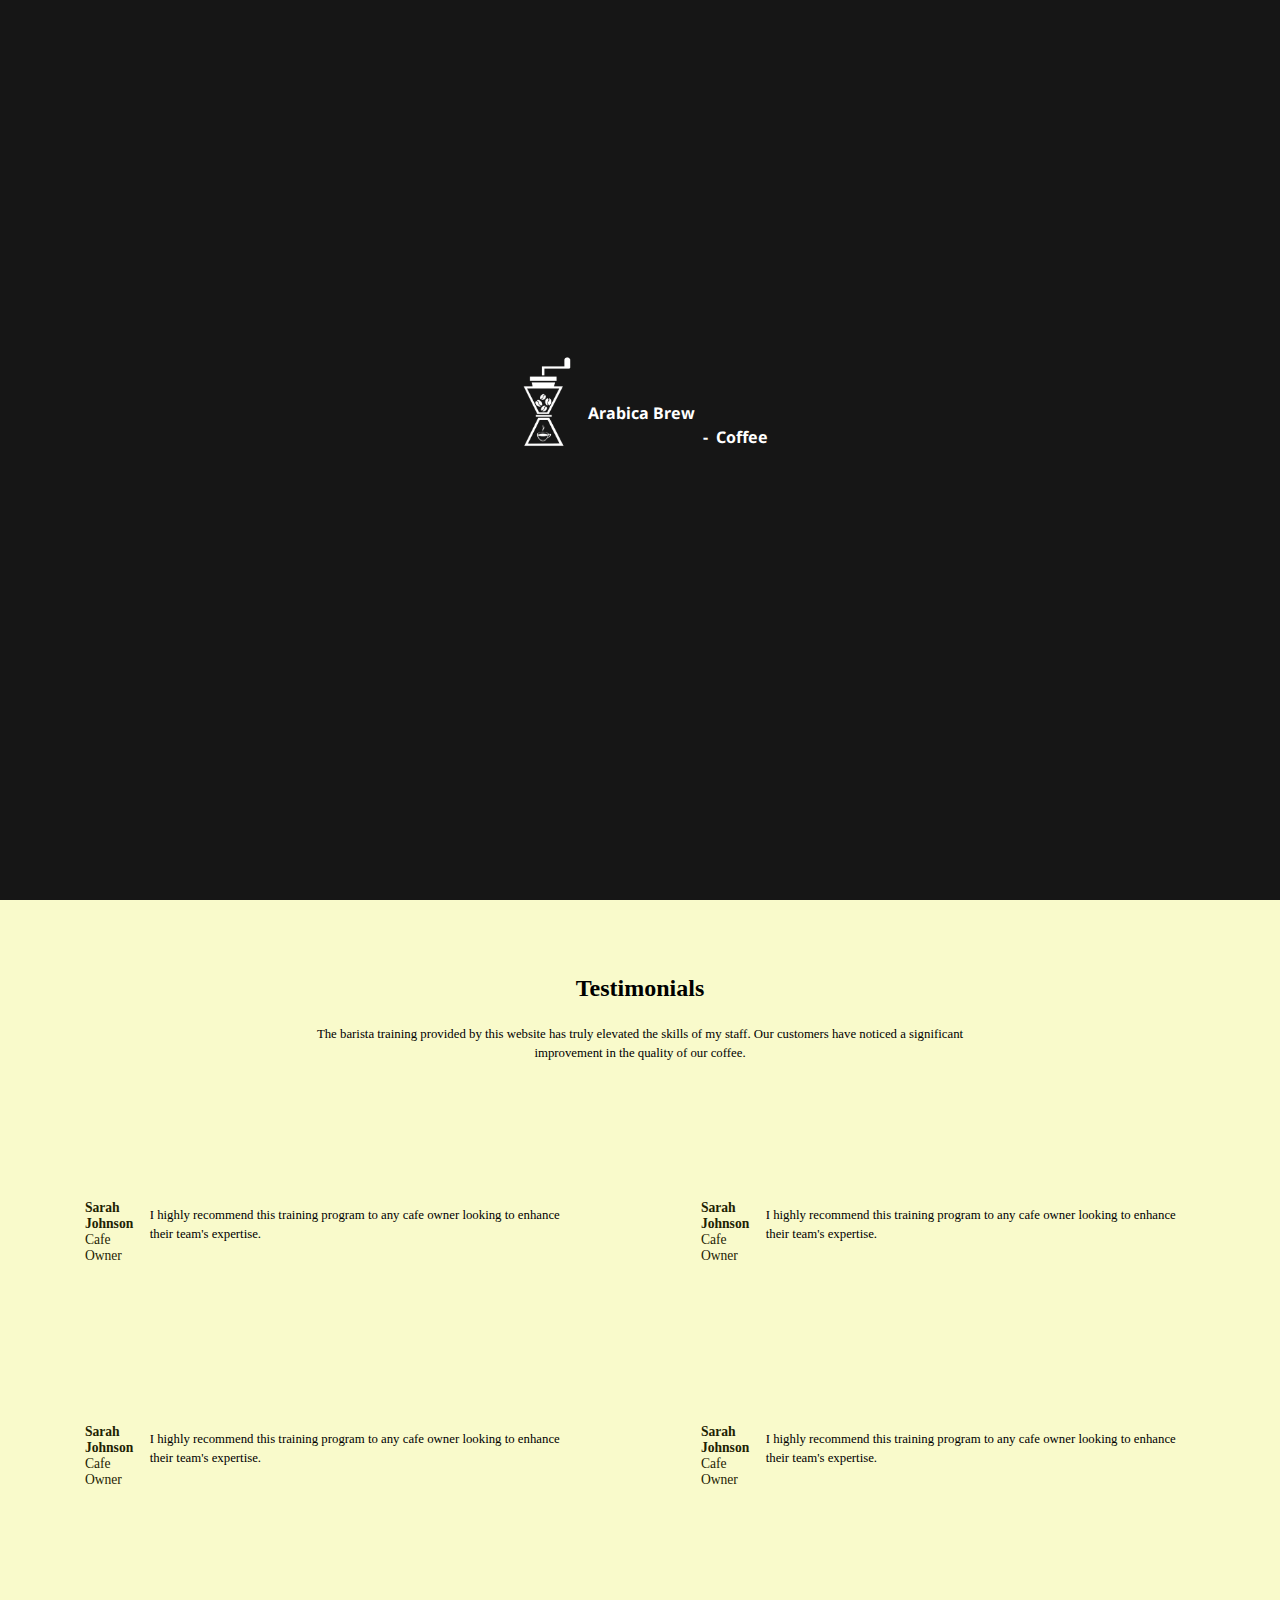
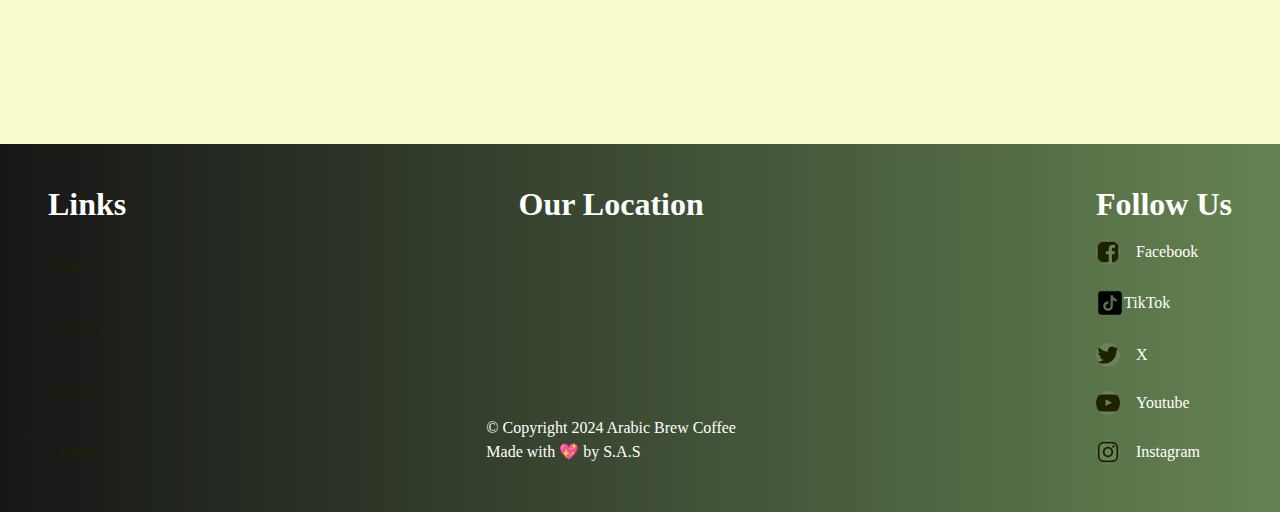
<file: index.html>
<!DOCTYPE html>
<html lang="en">
  <head>
    <meta charset="UTF-8" />
    <meta name="viewport" content="width=device-width, initial-scale=1.0" />
    <title>Arabica Coffee</title>
    <link rel="stylesheet" href="./style.css" />
    <link rel="preconnect" href="https://fonts.googleapis.com" />
    <link rel="preconnect" href="https://fonts.gstatic.com" crossorigin />
    <link
      href="https://fonts.googleapis.com/css2?family=Lato:wght@300;400;700&family=Noto+Sans:ital,wght@0,100..900;1,100..900&display=swap"
      rel="stylesheet"
    />
    <link
      href="https://fonts.googleapis.com/css2?family=Lato:wght@300;400;700&family=Noto+Sans:ital,wght@0,100..900;1,100..900&family=STIX+Two+Text:ital,wght@0,400..700;1,400..700&display=swap"
      rel="stylesheet"
    />
  </head>
  <body>
    <!-- Splash Screen (Intro) -->
    <div class="intro">
      <h1 class="logo-header">
        <img class="intro-img" src="images/intro-logo.png" alt="Coffee" />
        <span class="intro-logo">Arabica Brew</span>
        <span class="intro-logo"> - </span>
        <span class="intro-logo">Coffee</span>
      </h1>
    </div>

    <nav class="flex-row justify-between items-center">
      <div class="left flex-row items-center">
        <a href="index.html">Home</a>
        <a href="#">Courses</a>
        <a href="aboutus.html">About Us</a>
        <a href="contact.html">Contact</a>
      </div>
      <div class="logo"></div>
      <div class="right flex-row">
        <button class="button button-primary">Action 1</button>
        <button class="button button-secondary">Action 2</button>
      </div>
    </nav>
    <div class="logo-section flex-row justify-center"></div>
    <section class="hero flex-col items-center">
      <h1>Become a Skilled Barista</h1>
      <p>
        Join our comprehensive barista training program and learn the art of
        coffee making from industry experts. Whether you're a beginner or
        looking to enhance your skills, we have the perfect course for you.
      </p>
      <div class="hero-buttons flex-row justify-center">
        <button class="button button-primary">View Details</button>
        <button class="button button-secondary">Contact Us</button>
      </div>
    </section>

    <section class="testimonials flex-col items-center">
      <h1>Testimonials</h1>
      <p>
        The barista training provided by this website has truly elevated the
        skills of my staff. Our customers have noticed a significant improvement
        in the quality of our coffee.
      </p>

      <div class="testimonials-container">
        <div class="testimonial">
          <div class="top flex-row items-center">
            <div class="profilepic"></div>
            <div class="info">
              <h2>Sarah Johnson</h2>
              <h3>Cafe Owner</h3>
            </div>
          </div>
          <p class="bottom">
            I highly recommend this training program to any cafe owner looking
            to enhance their team's expertise.
          </p>
        </div>
        <div class="testimonial">
          <div class="top flex-row items-center">
            <div class="profilepic"></div>
            <div class="info">
              <h2>Sarah Johnson</h2>
              <h3>Cafe Owner</h3>
            </div>
          </div>
          <p class="bottom">
            I highly recommend this training program to any cafe owner looking
            to enhance their team's expertise.
          </p>
        </div>
        <div class="testimonial">
          <div class="top flex-row items-center">
            <div class="profilepic"></div>
            <div class="info">
              <h2>Sarah Johnson</h2>
              <h3>Cafe Owner</h3>
            </div>
          </div>
          <p class="bottom">
            I highly recommend this training program to any cafe owner looking
            to enhance their team's expertise.
          </p>
        </div>
        <div class="testimonial">
          <div class="top flex-row items-center">
            <div class="profilepic"></div>
            <div class="info">
              <h2>Sarah Johnson</h2>
              <h3>Cafe Owner</h3>
            </div>
          </div>
          <p class="bottom">
            I highly recommend this training program to any cafe owner looking
            to enhance their team's expertise.
          </p>
        </div>
      </div>
    </section>

    <footer class="flex-row justify-between">
      <div class="left flex-col justify-between">
        <h1>Links</h1>
        <a href="./index.html">Home</a>
        <a href="#">Courses</a>
        <a href="#">About Us</a>
        <a href="./contact.html">Contact Us</a>
      </div>
      <div class="center flex-col items-center">
        <h1>Our Location</h1>
        <iframe
          src="https://www.google.com/maps/embed?pb=!1m21!1m12!1m3!1d495.74929430172944!2d85.34752688462056!3d27.67714031983085!2m3!1f0!2f0!3f0!3m2!1i1024!2i768!4f13.1!4m6!3e2!4m0!4m3!3m2!1d27.677161860388264!2d85.34757739112587!5e0!3m2!1sen!2snp!4v1731498174336!5m2!1sen!2snp"
          width="800"
          height="200"
          style="border: 0"
          allowfullscreen=""
          loading="lazy"
          referrerpolicy="no-referrer-when-downgrade"
        ></iframe>
        <div class="bottom">
          <p class="copyright">© Copyright 2024 Arabic Brew Coffee</p>
          <p class="creator-ack">Made with 💖 by S.A.S</p>
        </div>
      </div>
      <div class="right flex-col justify-between">
        <h1>Follow Us</h1>
        <div class="social-link flex-row items-center">
          <svg viewBox="0 0 877.7142857142857 1024" class="social-icon">
            <path
              d="M713.143 73.143c90.857 0 164.571 73.714 164.571 164.571v548.571c0 90.857-73.714 164.571-164.571 164.571h-107.429v-340h113.714l17.143-132.571h-130.857v-84.571c0-38.286 10.286-64 65.714-64l69.714-0.571v-118.286c-12-1.714-53.714-5.143-101.714-5.143-101.143 0-170.857 61.714-170.857 174.857v97.714h-114.286v132.571h114.286v340h-304c-90.857 0-164.571-73.714-164.571-164.571v-548.571c0-90.857 73.714-164.571 164.571-164.571h548.571z"
            ></path>
          </svg>
          <span>Facebook</span>
        </div>
        <div class="social-link flex-row items-center">
          <svg
            xmlns="http://www.w3.org/2000/svg"
            x="0px"
            y="0px"
            width="28"
            height="30"
            viewBox="0 0 50 50"
          >
            <path
              d="M41,4H9C6.243,4,4,6.243,4,9v32c0,2.757,2.243,5,5,5h32c2.757,0,5-2.243,5-5V9C46,6.243,43.757,4,41,4z M37.006,22.323 c-0.227,0.021-0.457,0.035-0.69,0.035c-2.623,0-4.928-1.349-6.269-3.388c0,5.349,0,11.435,0,11.537c0,4.709-3.818,8.527-8.527,8.527 s-8.527-3.818-8.527-8.527s3.818-8.527,8.527-8.527c0.178,0,0.352,0.016,0.527,0.027v4.202c-0.175-0.021-0.347-0.053-0.527-0.053 c-2.404,0-4.352,1.948-4.352,4.352s1.948,4.352,4.352,4.352s4.527-1.894,4.527-4.298c0-0.095,0.042-19.594,0.042-19.594h4.016 c0.378,3.591,3.277,6.425,6.901,6.685V22.323z"
            ></path>
          </svg>
          <span>TikTok</span>
        </div>
        <div class="social-link flex-row items-center">
          <svg viewBox="0 0 950.8571428571428 1024" class="social-icon">
            <path
              d="M925.714 233.143c-25.143 36.571-56.571 69.143-92.571 95.429 0.571 8 0.571 16 0.571 24 0 244-185.714 525.143-525.143 525.143-104.571 0-201.714-30.286-283.429-82.857 14.857 1.714 29.143 2.286 44.571 2.286 86.286 0 165.714-29.143 229.143-78.857-81.143-1.714-149.143-54.857-172.571-128 11.429 1.714 22.857 2.857 34.857 2.857 16.571 0 33.143-2.286 48.571-6.286-84.571-17.143-148-91.429-148-181.143v-2.286c24.571 13.714 53.143 22.286 83.429 23.429-49.714-33.143-82.286-89.714-82.286-153.714 0-34.286 9.143-65.714 25.143-93.143 90.857 112 227.429 185.143 380.571 193.143-2.857-13.714-4.571-28-4.571-42.286 0-101.714 82.286-184.571 184.571-184.571 53.143 0 101.143 22.286 134.857 58.286 41.714-8 81.714-23.429 117.143-44.571-13.714 42.857-42.857 78.857-81.143 101.714 37.143-4 73.143-14.286 106.286-28.571z"
            ></path>
          </svg>
          <span>X</span>
        </div>
        <div class="social-link flex-row items-center">
          <svg viewBox="0 0 1024 1024" class="social-icon">
            <path
              d="M406.286 644.571l276.571-142.857-276.571-144.571v287.429zM512 152c215.429 0 358.286 10.286 358.286 10.286 20 2.286 64 2.286 102.857 43.429 0 0 31.429 30.857 40.571 101.714 10.857 82.857 10.286 165.714 10.286 165.714v77.714s0.571 82.857-10.286 165.714c-9.143 70.286-40.571 101.714-40.571 101.714-38.857 40.571-82.857 40.571-102.857 42.857 0 0-142.857 10.857-358.286 10.857v0c-266.286-2.286-348-10.286-348-10.286-22.857-4-74.286-2.857-113.143-43.429 0 0-31.429-31.429-40.571-101.714-10.857-82.857-10.286-165.714-10.286-165.714v-77.714s-0.571-82.857 10.286-165.714c9.143-70.857 40.571-101.714 40.571-101.714 38.857-41.143 82.857-41.143 102.857-43.429 0 0 142.857-10.286 358.286-10.286v0z"
            ></path>
          </svg>
          <span>Youtube</span>
        </div>
        <div class="social-link flex-row items-center">
          <svg viewBox="0 0 877.7142857142857 1024" class="social-icon">
            <path
              d="M585.143 512c0-80.571-65.714-146.286-146.286-146.286s-146.286 65.714-146.286 146.286 65.714 146.286 146.286 146.286 146.286-65.714 146.286-146.286zM664 512c0 124.571-100.571 225.143-225.143 225.143s-225.143-100.571-225.143-225.143 100.571-225.143 225.143-225.143 225.143 100.571 225.143 225.143zM725.714 277.714c0 29.143-23.429 52.571-52.571 52.571s-52.571-23.429-52.571-52.571 23.429-52.571 52.571-52.571 52.571 23.429 52.571 52.571zM438.857 152c-64 0-201.143-5.143-258.857 17.714-20 8-34.857 17.714-50.286 33.143s-25.143 30.286-33.143 50.286c-22.857 57.714-17.714 194.857-17.714 258.857s-5.143 201.143 17.714 258.857c8 20 17.714 34.857 33.143 50.286s30.286 25.143 50.286 33.143c57.714 22.857 194.857 17.714 258.857 17.714s201.143 5.143 258.857-17.714c20-8 34.857-17.714 50.286-33.143s25.143-30.286 33.143-50.286c22.857-57.714 17.714-194.857 17.714-258.857s5.143-201.143-17.714-258.857c-8-20-17.714-34.857-33.143-50.286s-30.286-25.143-50.286-33.143c-57.714-22.857-194.857-17.714-258.857-17.714zM877.714 512c0 60.571 0.571 120.571-2.857 181.143-3.429 70.286-19.429 132.571-70.857 184s-113.714 67.429-184 70.857c-60.571 3.429-120.571 2.857-181.143 2.857s-120.571 0.571-181.143-2.857c-70.286-3.429-132.571-19.429-184-70.857s-67.429-113.714-70.857-184c-3.429-60.571-2.857-120.571-2.857-181.143s-0.571-120.571 2.857-181.143c3.429-70.286 19.429-132.571 70.857-184s113.714-67.429 184-70.857c60.571-3.429 120.571-2.857 181.143-2.857s120.571-0.571 181.143 2.857c70.286 3.429 132.571 19.429 184 70.857s67.429 113.714 70.857 184c3.429 60.571 2.857 120.571 2.857 181.143z"
            ></path>
          </svg>
          <span>Instagram</span>
        </div>
      </div>
    </footer>
    <script src="app.js"></script>
  </body>
</html>
</file>
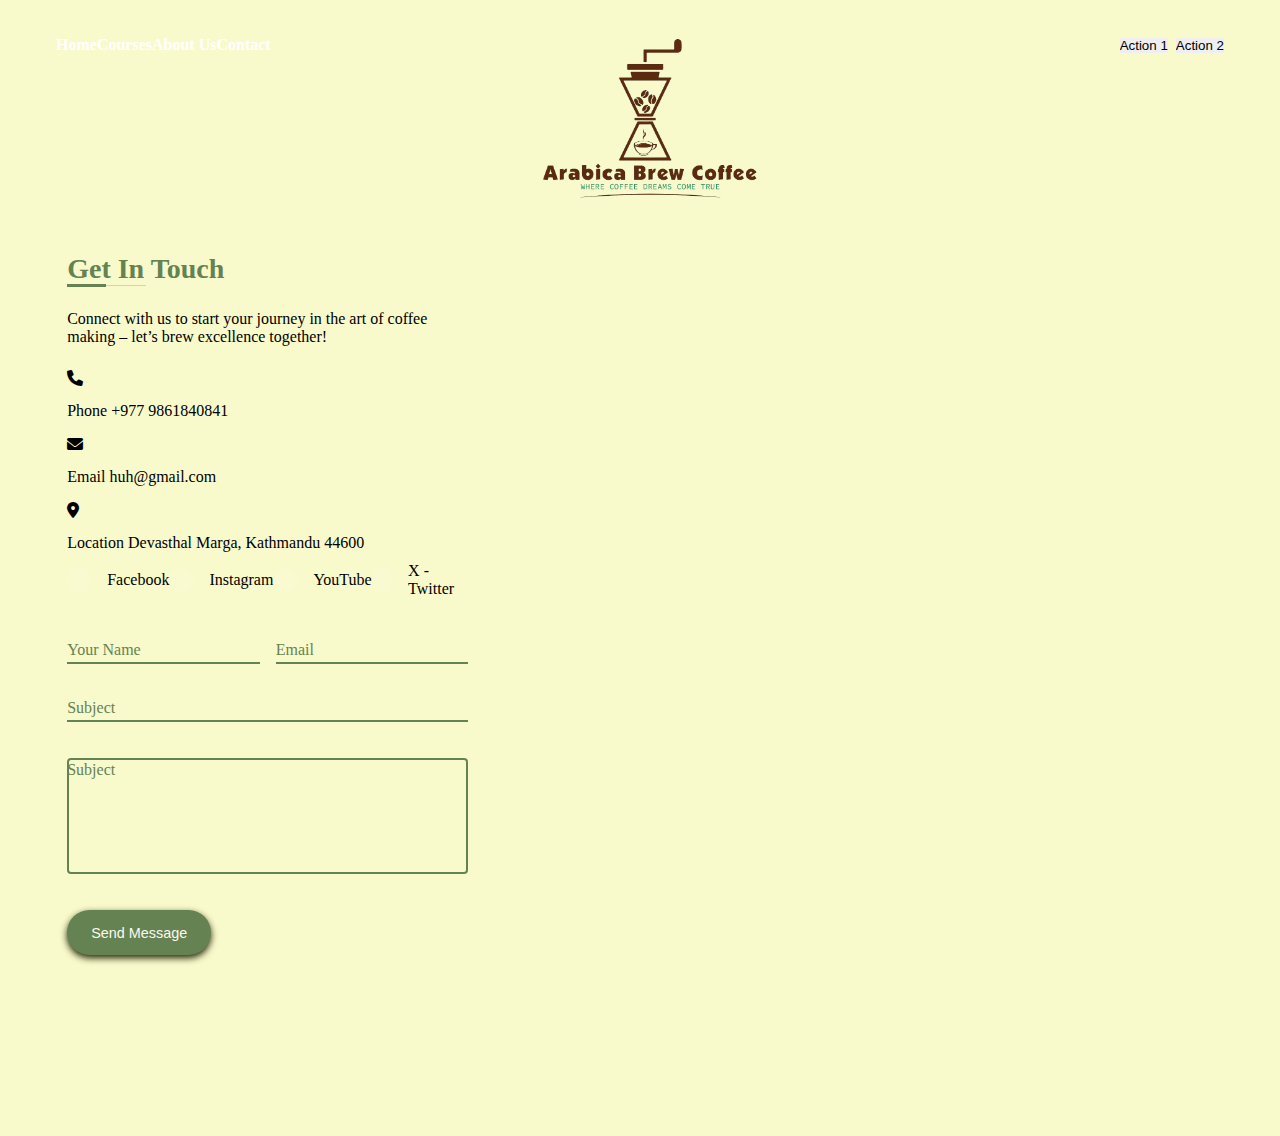
<file: contact.html>
<!DOCTYPE html>
<html lang="en">
  <head>
    <meta charset="UTF-8" />
    <meta name="viewport" content="width=device-width, initial-scale=1.0" />
    <title>Arabica Coffee</title>
    <link rel="stylesheet" href="./style.css" />
    <link rel="preconnect" href="https://fonts.googleapis.com" />
    <link rel="preconnect" href="https://fonts.gstatic.com" crossorigin />
    <link
      href="https://fonts.googleapis.com/css2?family=Lato:wght@300;400;700&family=Noto+Sans:ital,wght@0,100..900;1,100..900&display=swap"
      rel="stylesheet"
    />
    <link rel="stylesheet" href="https://cdnjs.cloudflare.com/ajax/libs/font-awesome/6.0.0-beta3/css/all.min.css" />
  </head>
  <body>
    <nav class="flex-row justify-between items-center">
      <div class="left flex-row items-center">
        <a href="./index.html">Home</a>
        <a href="./contact.html">Courses</a>
        <a href="./aboutus.html">About Us</a>
        <a href="./contact.html">Contact</a>
      </div>
      <div class="logo"></div>
      <div class="right flex-row">
        <button class="button button-primary">Action 1</button>
        <button class="button button-secondary">Action 2</button>
      </div>
    </nav>

    <div class="logo-section flex-row justify-center"></div>

    <div class="container">
      <main class="row">
        <section class="column left">
          <div class="ContactTitle">
            <h2>Get In Touch</h2>
            <p>
              Connect with us to start your journey in the art of coffee making
              – let’s brew excellence together!
            </p>
          </div>
          <div class="contactInfo">
            <div class="GroupIcon">
              <i class="fa-solid fa-phone"></i>
            </div>
            <div class="details">
              <span>Phone</span>
              <span>+977 9861840841</span>
            </div>

            <div class="GroupIcon">
              <i class="fa-solid fa-envelope"></i>
            </div>
            <div class="details">
              <span>Email</span>
              <span>huh@gmail.com</span>
            </div>

            <div class="GroupIcon">
              <i class="fa-solid fa-location-dot"></i>
            </div>
            <div class="details">
              <span>Location</span>
              <span>Devasthal Marga, Kathmandu 44600</span>
            </div>
          </div>

          <body>
            <div class="social">
              <!-- Facebook Icon -->
              <div class="social-link flex-row items-center">
                <svg viewBox="0 0 24 24" class="social-icon">
                  <path
                    d="M713.143 73.143c90.857 0 164.571 73.714 164.571 164.571v548.571c0 90.857-73.714 164.571-164.571 164.571h-107.429v-340h113.714l17.143-132.571h-130.857v-84.571c0-38.286 10.286-64 65.714-64l69.714-0.571v-118.286c-12-1.714-53.714-5.143-101.714-5.143-101.143 0-170.857 61.714-170.857 174.857v97.714h-114.286v132.571h114.286v340h-304c-90.857 0-164.571-73.714-164.571-164.571v-548.571c0-90.857 73.714-164.571 164.571-164.571h548.571z"
                  ></path>
                </svg>
                <span>Facebook</span>
              </div>
        
              <!-- Instagram Icon -->
              <div class="social-link flex-row items-center">
                <svg viewBox="0 0 24 24" class="social-icon">
                  <path
                    d="M585.143 512c0-80.571-65.714-146.286-146.286-146.286s-146.286 65.714-146.286 146.286 65.714 146.286 146.286 146.286 146.286-65.714 146.286-146.286zM664 512c0 124.571-100.571 225.143-225.143 225.143s-225.143-100.571-225.143-225.143 100.571-225.143 225.143-225.143 225.143 100.571 225.143 225.143zM725.714 277.714c0 29.143-23.429 52.571-52.571 52.571s-52.571-23.429-52.571-52.571 23.429-52.571 52.571-52.571 52.571 23.429 52.571 52.571zM438.857 152c-64 0-201.143-5.143-258.857 17.714-20 8-34.857 17.714-50.286 33.143s-25.143 30.286-33.143 50.286c-22.857 57.714-17.714 194.857-17.714 258.857s-5.143 201.143 17.714 258.857c8 20 17.714 34.857 33.143 50.286s30.286 25.143 50.286 33.143c57.714 22.857 194.857 17.714 258.857 17.714s201.143 5.143 258.857-17.714c20-8 34.857-17.714 50.286-33.143s25.143-30.286 33.143-50.286c22.857-57.714 17.714-194.857 17.714-258.857s5.143-201.143-17.714-258.857c-8-20-17.714-34.857-33.143-50.286s-30.286-25.143-50.286-33.143c-57.714-22.857-194.857-17.714-258.857-17.714zM877.714 512c0 60.571 0.571 120.571-2.857 181.143-3.429 70.286-19.429 132.571-70.857 184s-113.714 67.429-184 70.857c-60.571 3.429-120.571 2.857-181.143 2.857s-120.571 0.571-181.143-2.857c-70.286-3.429-132.571-19.429-184-70.857s-67.429-113.714-70.857-184c-3.429-60.571-2.857-120.571-2.857-181.143s-0.571-120.571 2.857-181.143c3.429-70.286 19.429-132.571 70.857-184s113.714-67.429 184-70.857c60.571-3.429 120.571-2.857 181.143-2.857s120.571-0.571 181.143 2.857c70.286 3.429 132.571 19.429 184 70.857s67.429 113.714 70.857 184c3.429 60.571 2.857 120.571 2.857 181.143z"
                  ></path>
                </svg>
                <span>Instagram</span>
              </div>
        
              <!-- YouTube Icon -->
              <div class="social-link flex-row items-center">
                <svg viewBox="0 0 24 24" class="social-icon">
                  <path
                    d="M406.286 644.571l276.571-142.857-276.571-144.571v287.429zM512 152c215.429 0 358.286 10.286 358.286 10.286 20 2.286 64 2.286 102.857 43.429 0 0 31.429 30.857 40.571 101.714 10.857 82.857 10.286 165.714 10.286 165.714v77.714s0.571 82.857-10.286 165.714c-9.143 70.286-40.571 101.714-40.571 101.714-38.857 40.571-82.857 40.571-102.857 42.857 0 0-142.857 10.857-358.286 10.857v0c-266.286-2.286-348-10.286-348-10.286-22.857-4-74.286-2.857-113.143-43.429 0 0-31.429-31.429-40.571-101.714-10.857-82.857-10.286-165.714-10.286-165.714v-77.714s-0.571-82.857 10.286-165.714c9.143-70.857 40.571-101.714 40.571-101.714 38.857-41.143 82.857-41.143 102.857-43.429 0 0 142.857-10.286 358.286-10.286v0z"
                  ></path>
                </svg>
                <span>YouTube</span>
              </div>
        
              <!-- TikTok Icon -->
              <div class="social-link flex-row items-center">
                <svg viewBox="0 0 24 24" class="social-icon">
                  <path
                    d="M925.714 233.143c-25.143 36.571-56.571 69.143-92.571 95.429 0.571 8 0.571 16 0.571 24 0 244-185.714 525.143-525.143 525.143-104.571 0-201.714-30.286-283.429-82.857 14.857 1.714 29.143 2.286 44.571 2.286 86.286 0 165.714-29.143 229.143-78.857-81.143-1.714-149.143-54.857-172.571-128 11.429 1.714 22.857 2.857 34.857 2.857 16.571 0 33.143-2.286 48.571-6.286-84.571-17.143-148-91.429-148-181.143v-2.286c24.571 13.714 53.143 22.286 83.429 23.429-49.714-33.143-82.286-89.714-82.286-153.714 0-34.286 9.143-65.714 25.143-93.143 90.857 112 227.429 185.143 380.571 193.143-2.857-13.714-4.571-28-4.571-42.286 0-101.714 82.286-184.571 184.571-184.571 53.143 0 101.143 22.286 134.857 58.286 41.714-8 81.714-23.429 117.143-44.571-13.714 42.857-42.857 78.857-81.143 101.714 37.143-4 73.143-14.286 106.286-28.571z"
                  ></path>
                </svg>
                <span>X - Twitter</span>
              </div>
            </div>
          </body>

        <section class="column right">
            <form class="messaageForm">
                <div class="inputGroup halfWidth">
                    <input type="text" name="" required="required">
                    <label>Your Name</label>
                </div>
                
                <div class="inputGroup halfWidth">
                    <input type="email" name="" required="required">
                    <label>Email</label>
                </div>

                <div class="inputGroup fullWidth">
                    <input type="text" name="" required="required">
                    <label>Subject</label>
                </div>

                <div class="inputGroup fullWidth">
                    <textarea required="required"></textarea>
                    <label>Subject</label>
                </div>

                <div class="inputGroup fullWidth">
                    <button>Send Message</button>
                </div>

            </form>
        </section>
      </main>
    </div>
  </body>
</html>
</file>
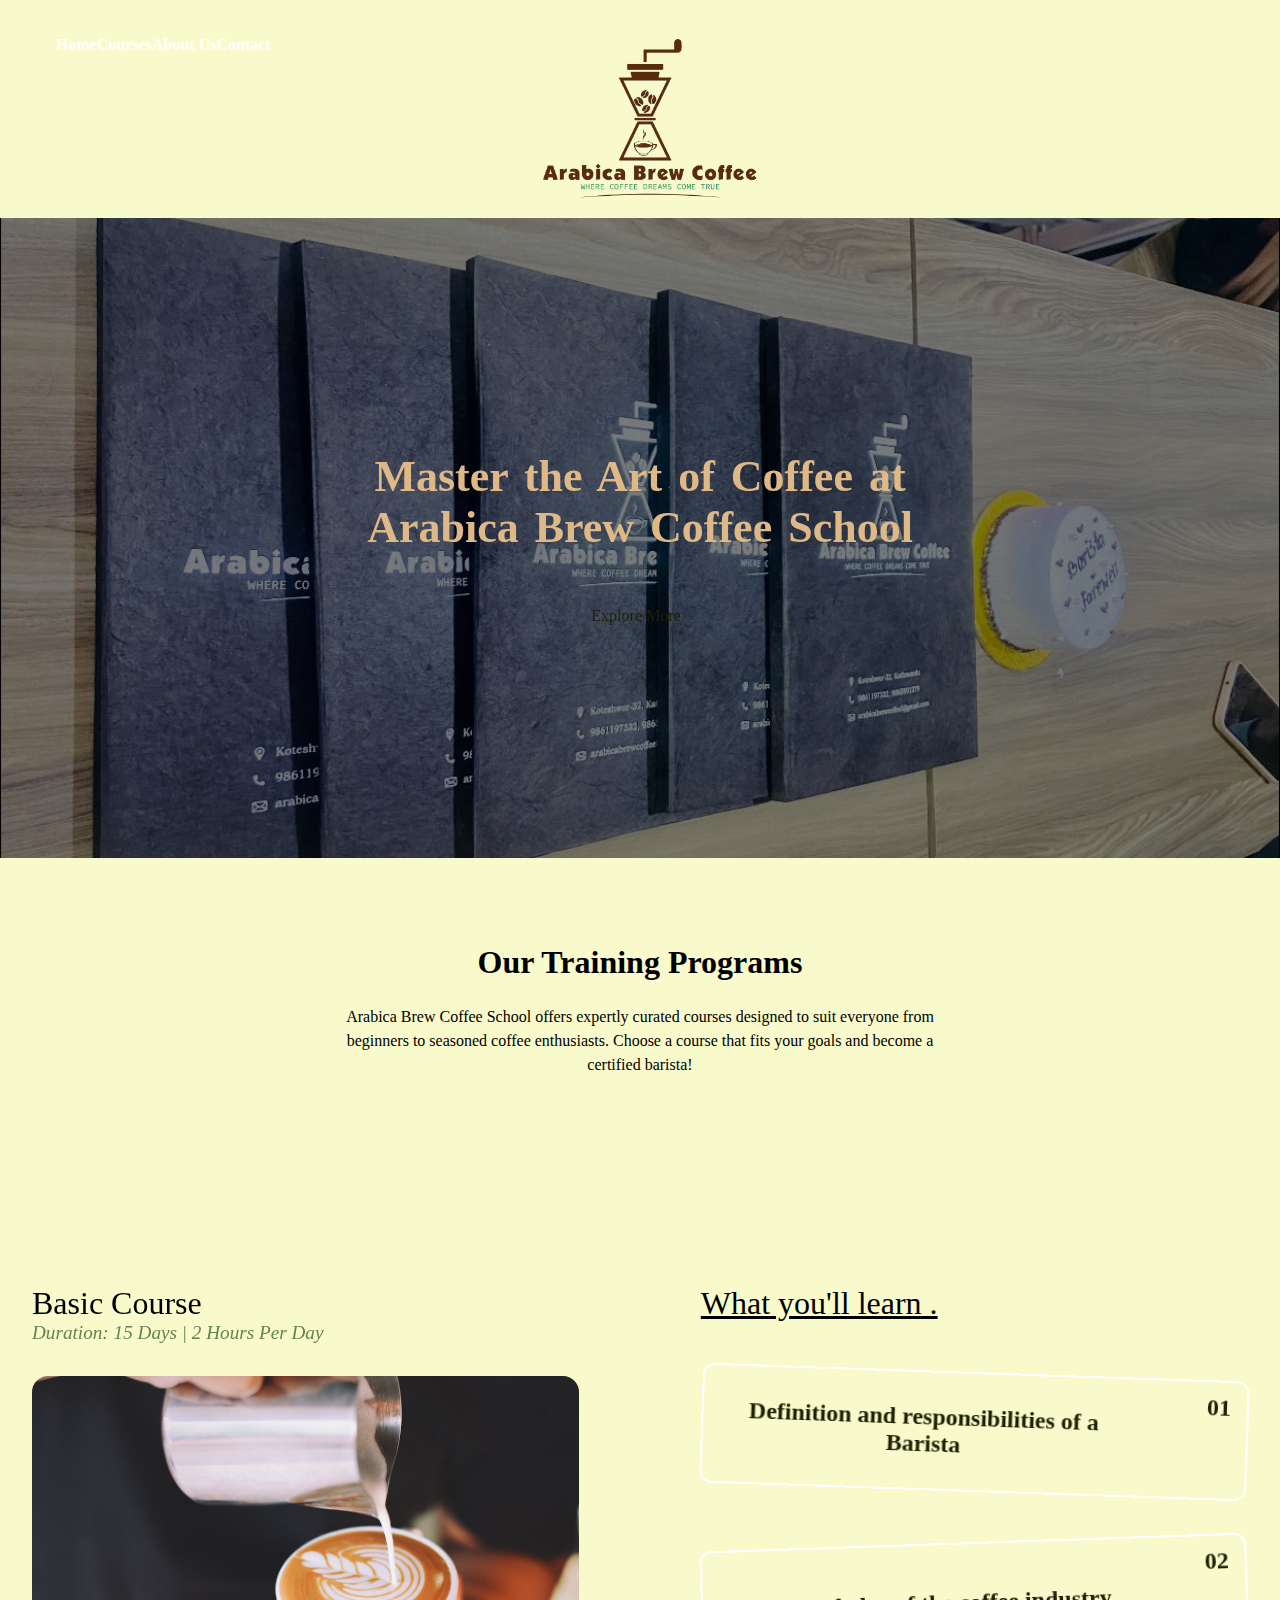
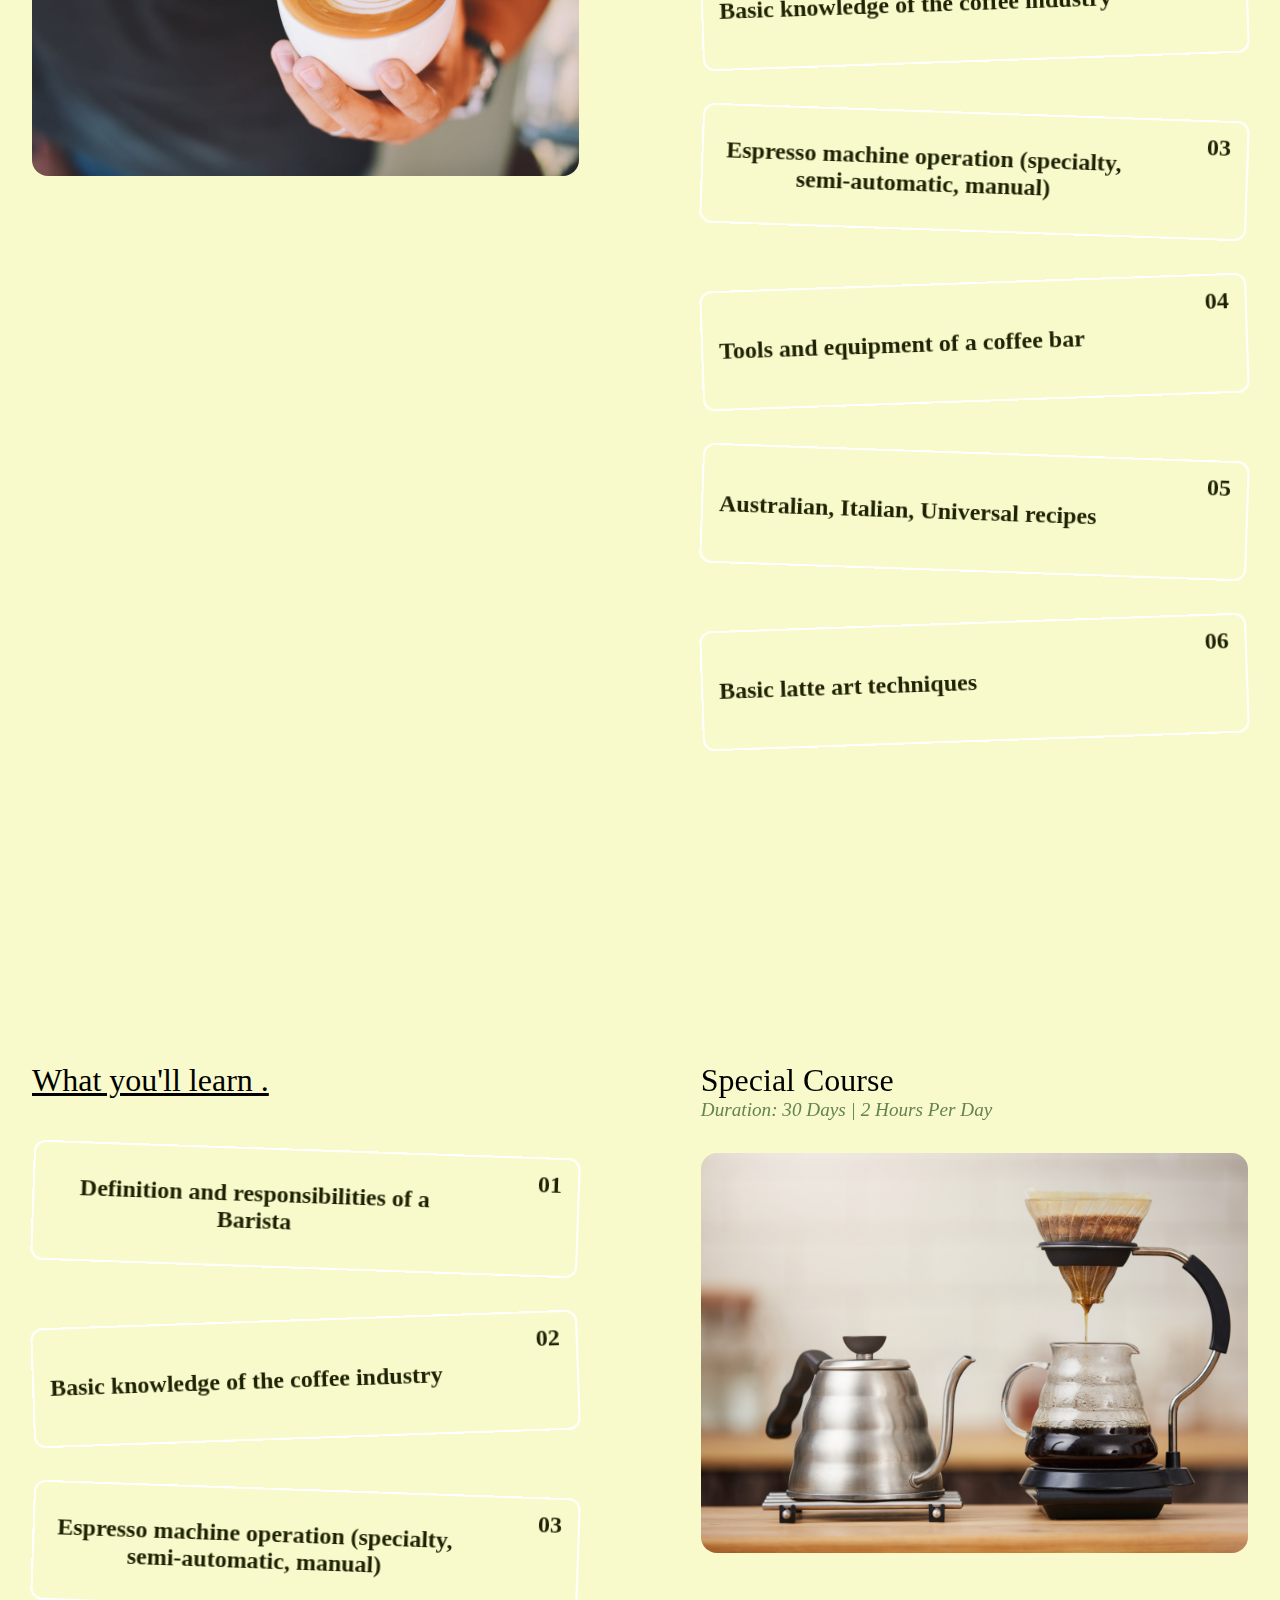
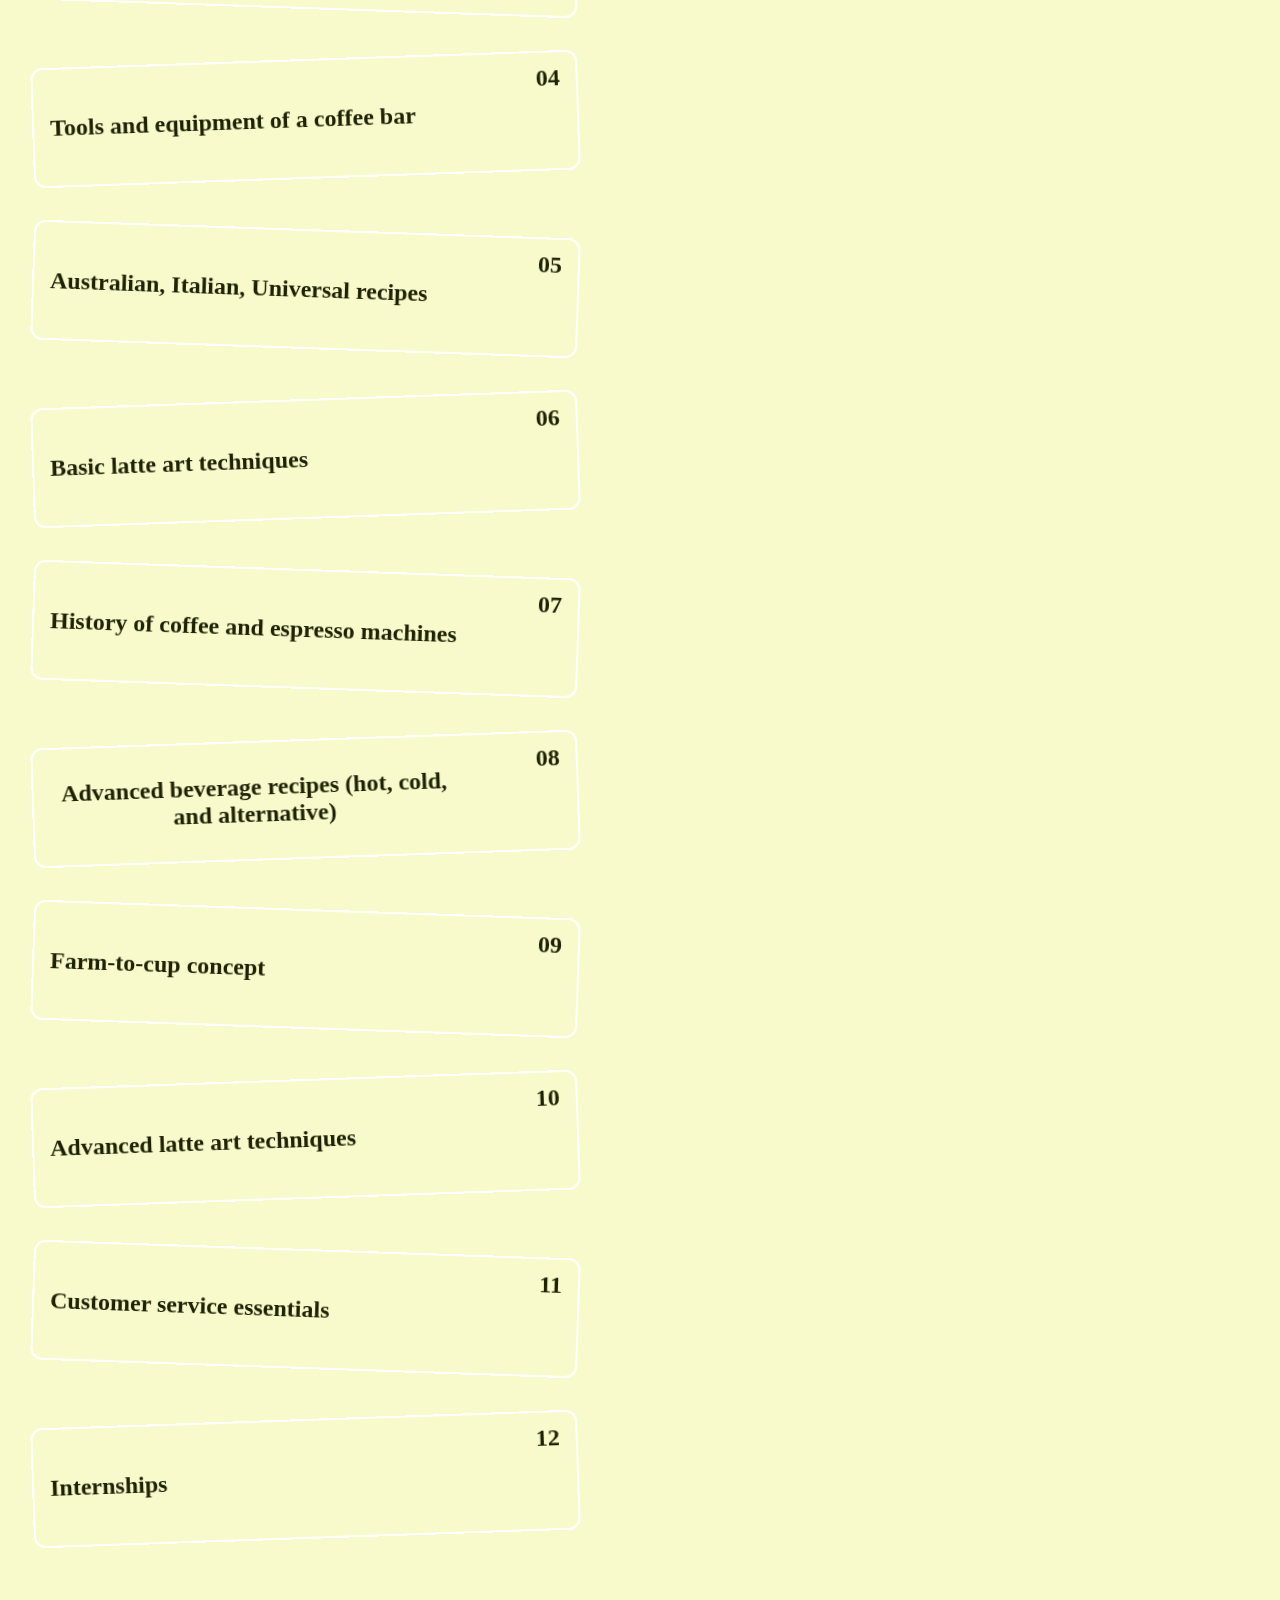
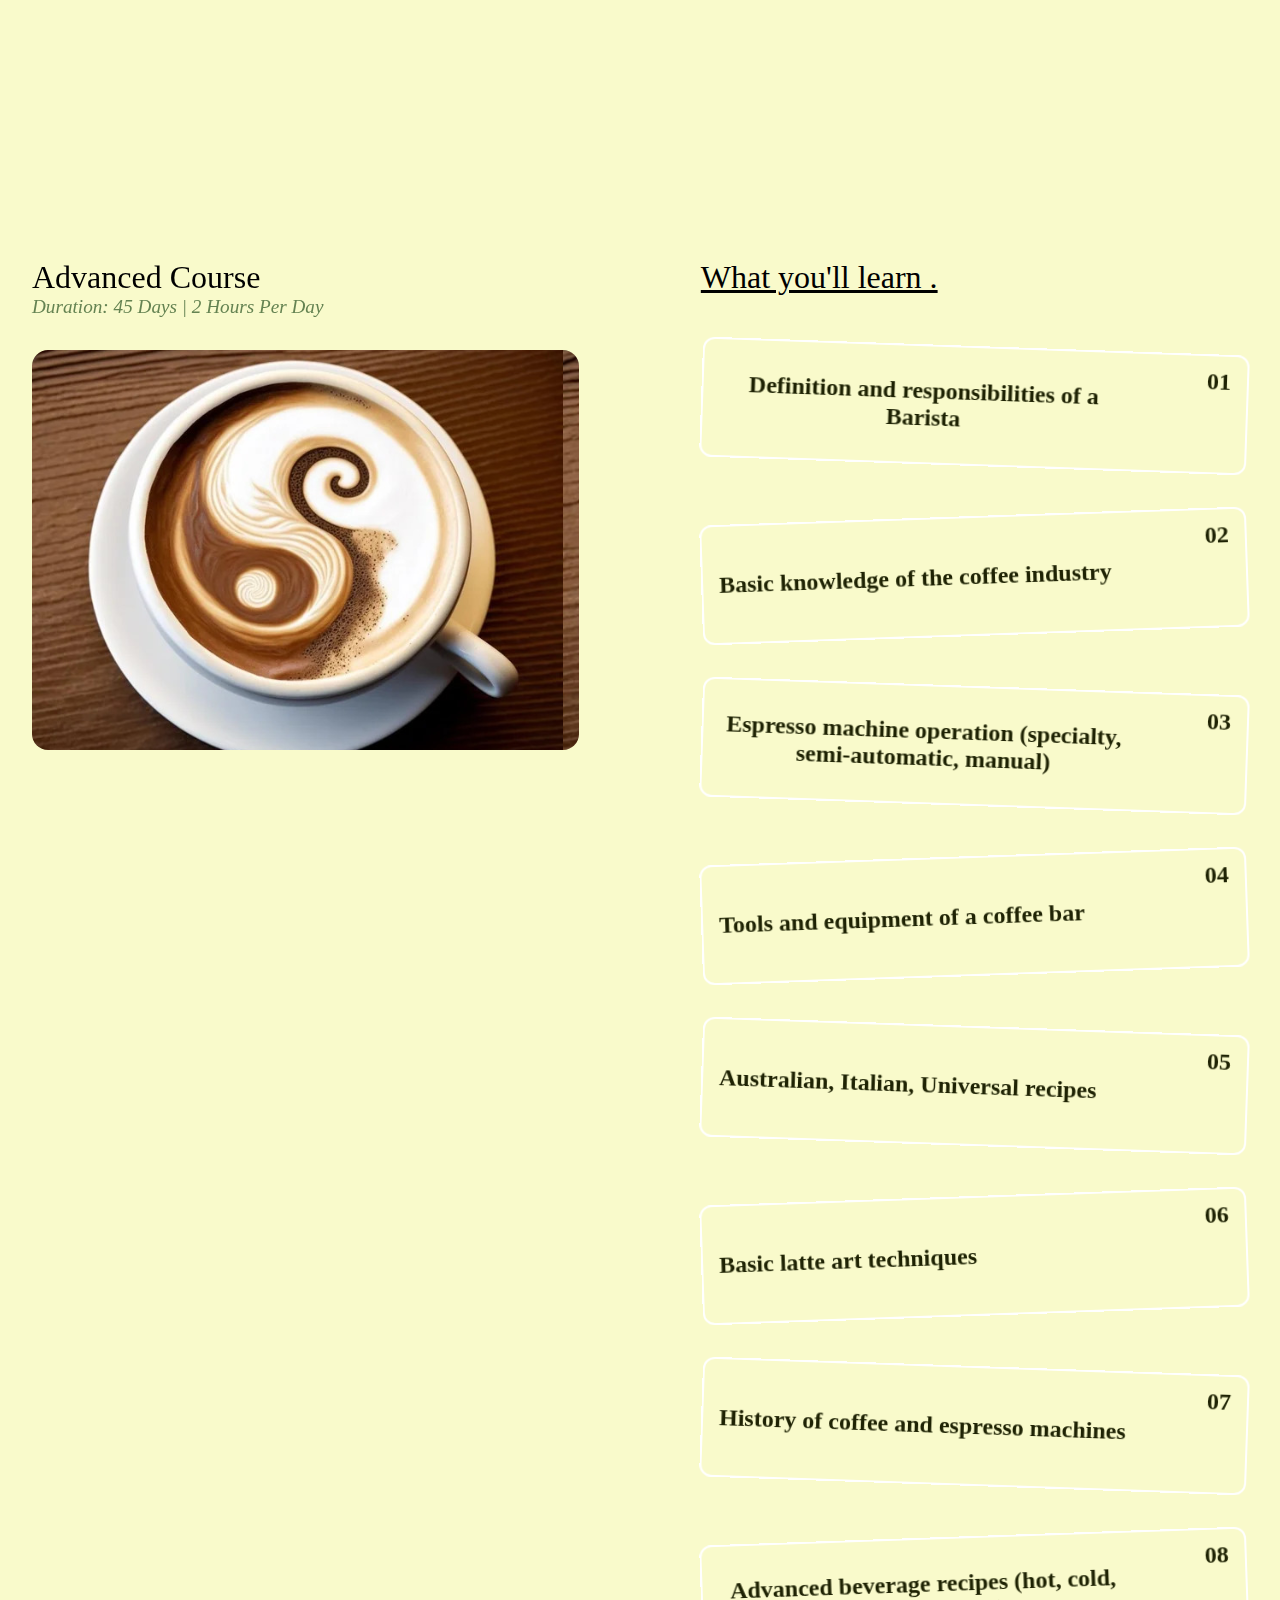
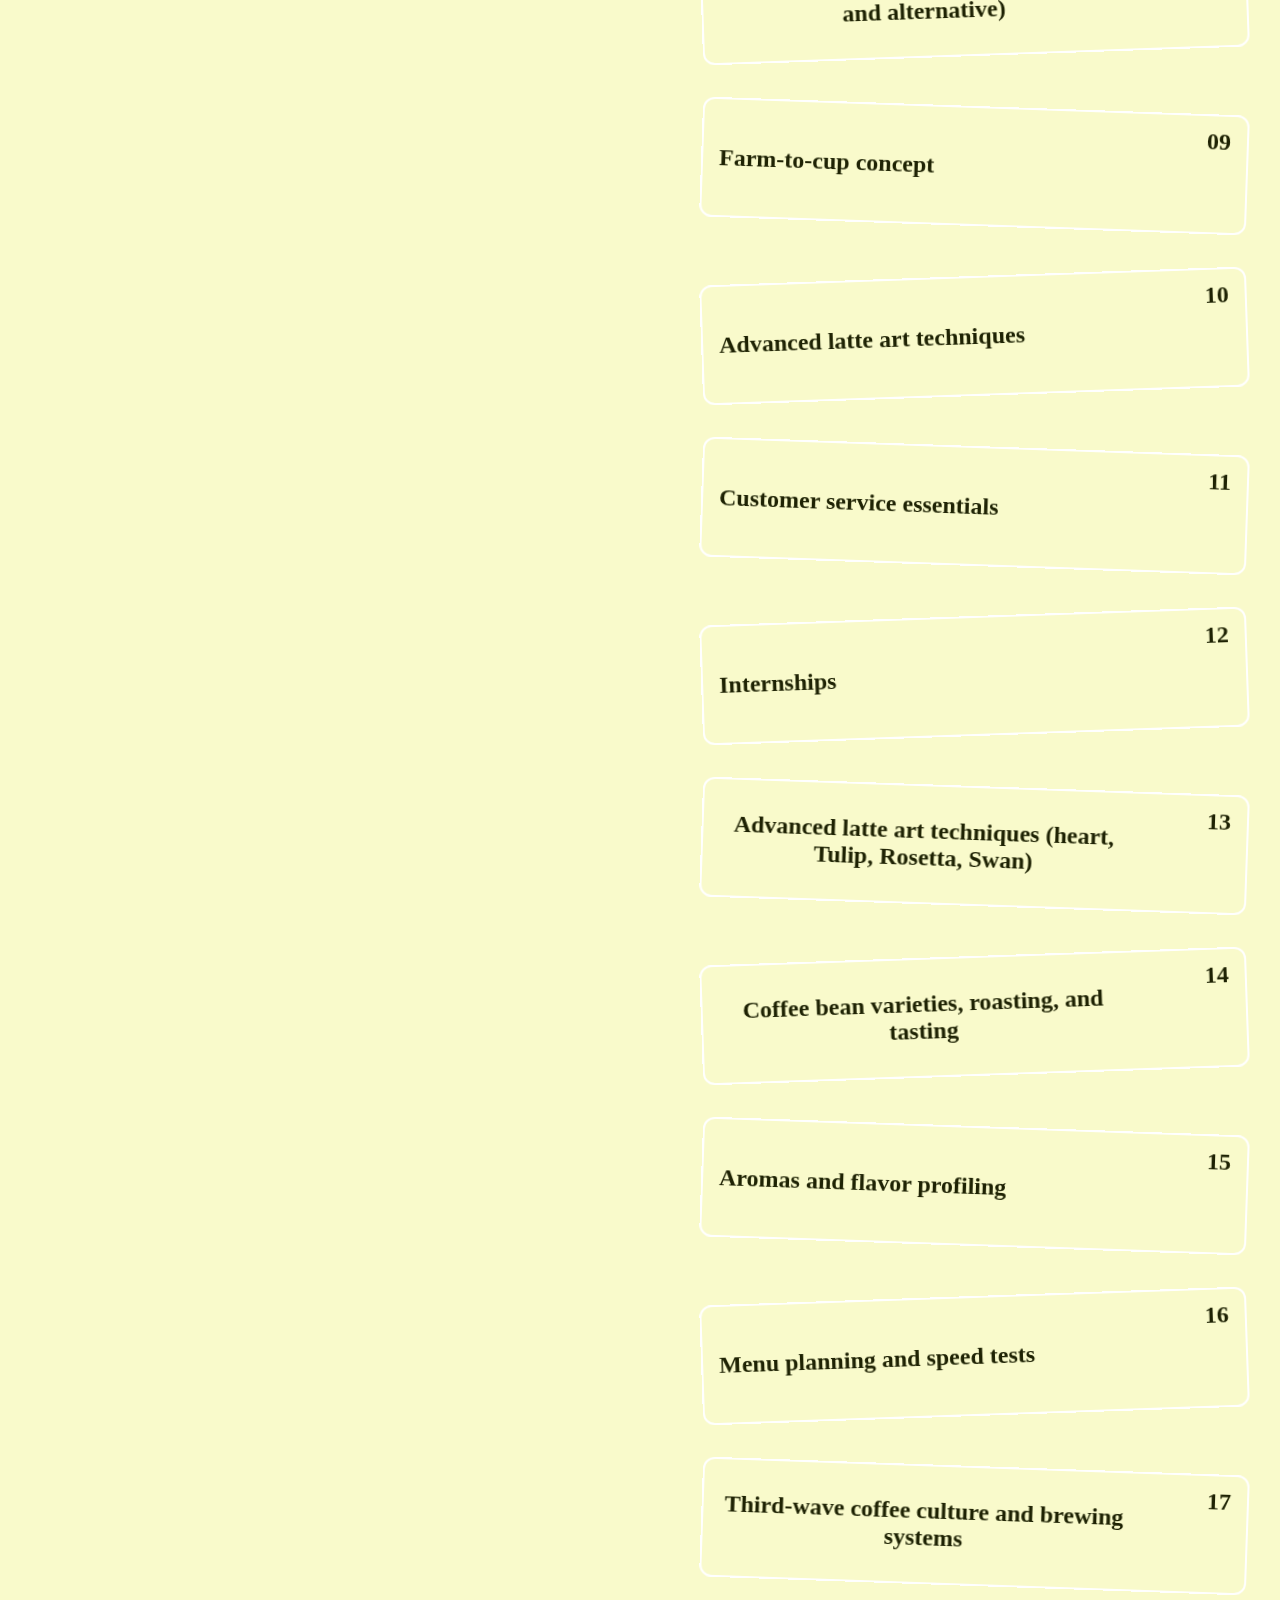
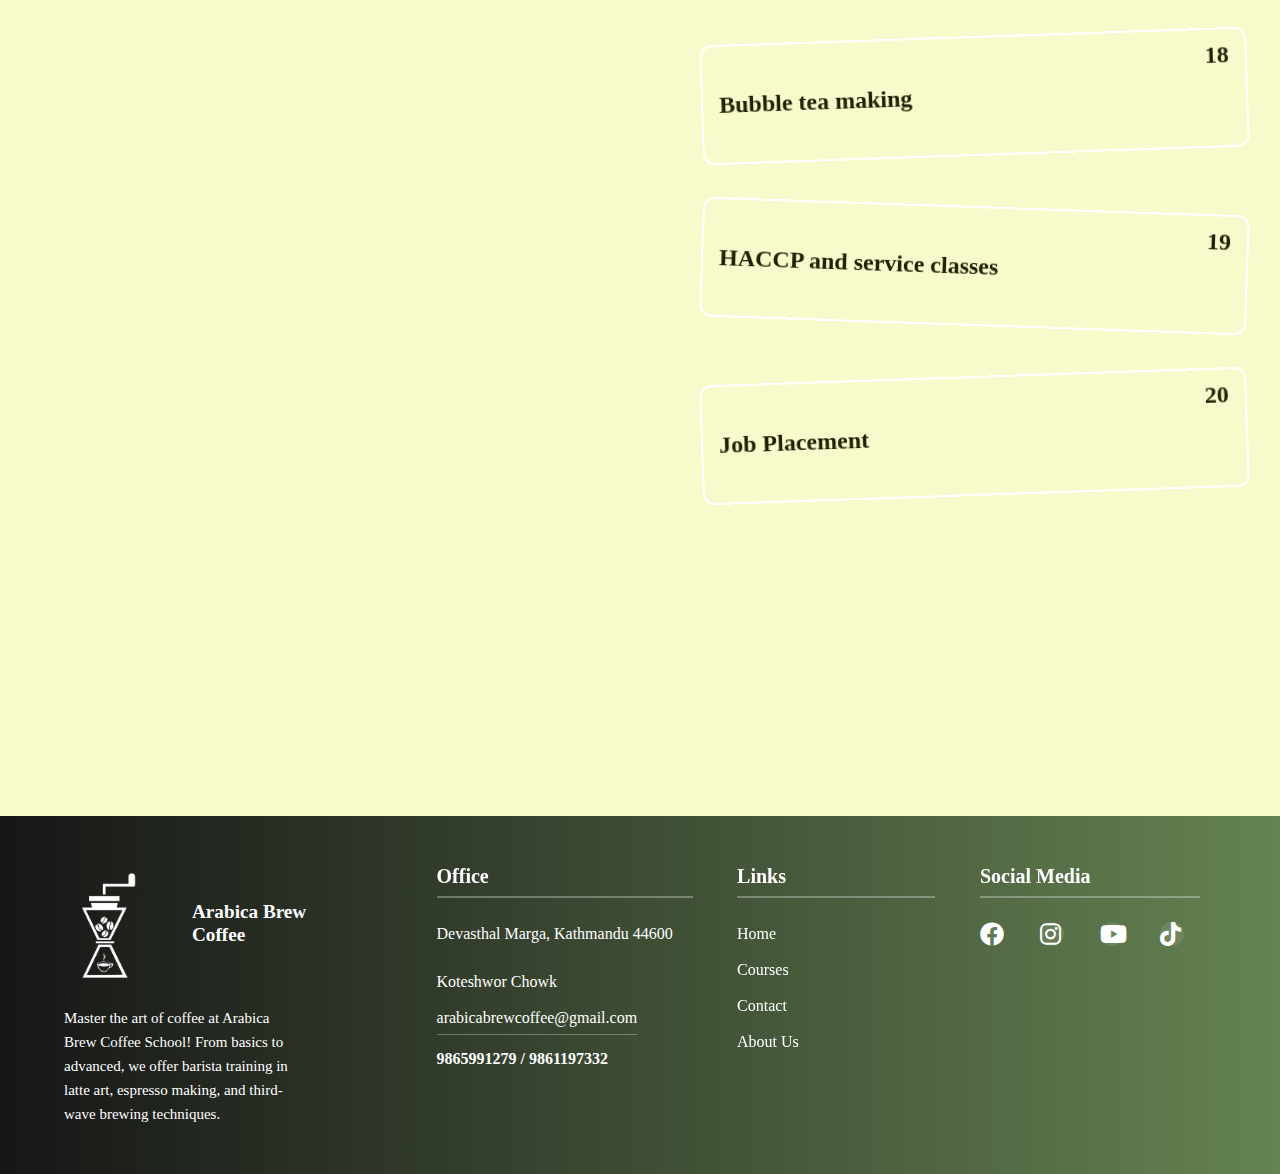
<file: courses.html>
<!DOCTYPE html>
<html lang="en">
  <head>
    <meta charset="UTF-8" />
    <meta name="viewport" content="width=device-width, initial-scale=1.0" />
    <title>Our Courses</title>
    <link rel="stylesheet" href="./style.css" />
    <link rel="shortcut icon" type="x-icon" href="images/intro-logo.png">
    <link rel="preconnect" href="https://fonts.googleapis.com" />
    <link rel="preconnect" href="https://fonts.gstatic.com" crossorigin />
    <link
    href="https://fonts.googleapis.com/css2?family=Lato:wght@300;400;700&family=Noto+Sans:ital,wght@0,100..900;1,100..900&display=swap"
    rel="stylesheet"
  />
  <link
    href="https://fonts.googleapis.com/css2?family=Lato:wght@300;400;700&family=Noto+Sans:ital,wght@0,100..900;1,100..900&family=STIX+Two+Text:ital,wght@0,400..700;1,400..700&display=swap"
    rel="stylesheet"
  />
  <link
    rel="stylesheet"
    href="https://cdnjs.cloudflare.com/ajax/libs/font-awesome/6.0.0-beta3/css/all.min.css"
  />
  </head>
  <body>
    <nav class="flex-row justify-between items-center">
      <div class="left flex-row items-center">
        <a href="./index.html">Home</a>
        <a href="./courses.html">Courses</a>
        <a href="./aboutus.html">About Us</a>
        <a href="./contact.html">Contact</a>
      </div>
      <div class="logo"></div>
    </nav>

    <div class="logo-section flex-row justify-center"></div>
    <section class="hero-courses flex-col items-center">
      <h1>Master the Art of Coffee at Arabica Brew Coffee School</h1>
      <p>Learn from the best and turn your passion into a career.</p>
      <div class="hero-buttons flex-row justify-center">
        <a class="button button-primary" href="./courses.html">Explore More</a>
      </div>
    </section>
    <section class="introduction flex-col items-center">
      <h1>Our Training Programs</h1>
      <p>
        Arabica Brew Coffee School offers expertly curated courses designed to
        suit everyone from beginners to seasoned coffee enthusiasts. Choose a
        course that fits your goals and become a certified barista!
      </p>
    </section>
    
     <section class="courses">
       <div class="courses-container">
         <div class="text left">
           <p class="courses-title">
             Basic Course
             <p class="course-time">Duration: 15 Days | 2 Hours Per Day</p>
           </p>
           <div class="image-1">
           </div>
         </div>
         
         <div class="cards">
          <span class="cards-title">What you'll learn .</span>
           <div class="card">
             <span>  Definition and responsibilities of a Barista <p>01</p><br/> </span>
           </div>
           <div class="card">
             <span>Basic knowledge of the coffee industry<p>02</p></span>
           </div>
           <div class="card">
             <span>Espresso machine operation (specialty, semi-automatic, manual)<p>03</p></span>
           </div>
           <div class="card">
             <span>Tools and equipment of a coffee bar<p>04</p></span>
           </div>
           <div class="card"><span>
            Australian, Italian, Universal recipes<p>05</p>
           </span></div>
           <div class="card"><span>
            Basic latte art techniques<p>06</p>
          </span></div>
         </div>
       </div>
       <div class="courses-container"> 
        <div class="cards">
          <span class="cards-title">What you'll learn .</span>
          <div class="card">
            <span>  Definition and responsibilities of a Barista <p>01</p><br/> </span>
          </div>
          <div class="card">
            <span>Basic knowledge of the coffee industry<p>02</p></span>
          </div>
          <div class="card">
            <span>Espresso machine operation (specialty, semi-automatic, manual)<p>03</p></span>
          </div>
          <div class="card">
            <span>Tools and equipment of a coffee bar<p>04</p></span>
          </div>
          <div class="card"><span>
           Australian, Italian, Universal recipes<p>05</p>
          </span></div>
          <div class="card"><span>
           Basic latte art techniques<p>06</p>
         </span></div>
           <div class="card">
             <span>History of coffee and espresso machines
              <p>07</p><br/> </span>
           </div>
           <div class="card">
             <span> Advanced beverage recipes (hot, cold, and alternative)<p>08</p></span>
           </div>
           <div class="card">
             <span>Farm-to-cup concept<p>09</p></span>
           </div>
           <div class="card">
             <span>Advanced latte art techniques<p>10</p></span>
           </div>
           <div class="card"><span>
           Customer service essentials<p>11</p>
           </span></div>
           <div class="card"><span>
           Internships<p>12</p>
           </span></div>
         </div>
         <div class="text right">
          <p class="courses-title">
            Special Course
            <p class="course-time">Duration: 30 Days | 2 Hours Per Day</p>
          </p>
          <div class="image-2">
          </div>
        </div>
       </div>
       <div class="courses-container">
        <div class="text left">
          <p class="courses-title">
            Advanced Course
            <p class="course-time">Duration: 45 Days | 2 Hours Per Day</p>
          </p>
          <div class="image-3">
          </div>
        </div>
        <div class="cards">
         <span class="cards-title">What you'll learn .</span>
         <div class="card">
          <span>  Definition and responsibilities of a Barista <p>01</p><br/> </span>
        </div>
        <div class="card">
          <span>Basic knowledge of the coffee industry<p>02</p></span>
        </div>
        <div class="card">
          <span>Espresso machine operation (specialty, semi-automatic, manual)<p>03</p></span>
        </div>
        <div class="card">
          <span>Tools and equipment of a coffee bar<p>04</p></span>
        </div>
        <div class="card"><span>
         Australian, Italian, Universal recipes<p>05</p>
        </span></div>
        <div class="card"><span>
         Basic latte art techniques<p>06</p>
       </span></div>
         <div class="card">
           <span>History of coffee and espresso machines
            <p>07</p><br/> </span>
         </div>
         <div class="card">
           <span> Advanced beverage recipes (hot, cold, and alternative)<p>08</p></span>
         </div>
         <div class="card">
           <span>Farm-to-cup concept<p>09</p></span>
         </div>
         <div class="card">
           <span>Advanced latte art techniques<p>10</p></span>
         </div>
         <div class="card"><span>
         Customer service essentials<p>11</p>
         </span></div>
         <div class="card"><span>
         Internships<p>12</p>
         </span></div>
          <div class="card">
            <span>Advanced latte art techniques (heart, Tulip, Rosetta, Swan)
              <p>13</p><br/> </span>
          </div>
          <div class="card">
            <span>Coffee bean varieties, roasting, and tasting<p>14</p></span>
          </div>
          <div class="card">
            <span>Aromas and flavor profiling<p>15</p></span>
          </div>
          <div class="card">
            <span>Menu planning and speed tests<p>16</p></span>
          </div>
          <div class="card"><span>
            Third-wave coffee culture and brewing systems<p>17</p>
          </span></div>
          <div class="card"><span>
            Bubble tea making<p>18</p>
         </span></div>
          <div class="card"><span>
            HACCP and service classes<p>19</p>
         </span></div>
          <div class="card"><span>
            Job Placement<p>20</p>
         </span></div>
        </div>
      </div>
     </section>
  </body>
  <footer>
    <div class="footer-container">
      <div class="row">
        <div class="col">
          <div class="logo-container">
            <img
              src="images/intro-logo.png"
              alt="Arabic Logo"
              class="footer-logo"
            />
            <h1 class="footer-title">Arabica Brew Coffee</h1>
          </div>
          <p class="footer-desc">
            Master the art of coffee at Arabica Brew Coffee School!
            From basics to advanced, we offer barista training in latte art,
            espresso making, and third-wave brewing techniques.
          </p>
        </div>
        <div class="col-2">
          <h3>Office</h3>
          <p>Devasthal Marga, Kathmandu 44600</p>
          <br>
          <p>Koteshwor Chowk</p>
          <p class="email-id">arabicabrewcoffee@gmail.com</p>
          <h4>9865991279 / 9861197332</h4>
        </div>
        <div class="col-3">
          <h3>Links</h3>
          <ul>
            <li><a href="./index.html">Home</a></li>
            <li><a href="./courses.html">Courses</a></li>
            <li><a href="./contact.html">Contact</a></li>
            <li><a href="./aboutus.html">About Us</a></li>
          </ul>
        </div>
        <div class="col-4">
          <h3>Social Media</h3>
          <div class="social-media-icons">
            <a href="https://www.facebook.com/profile.php?id=61563266723841&mibextid=LQQJ4d" class="social-icon"><i class="fab fa-facebook"></i></a>
            <a href="https://www.instagram.com/____saw_nee_sh____/?utm_source=qr" class="social-icon"><i class="fab fa-instagram"></i></a>
            <a href="https://youtube.com/@arabicabrewcoffeeschool?si=Lcxgkx-MSvtwKtD2" class="social-icon"><i class="fab fa-youtube"></i></a>
            <a href="https://www.tiktok.com/@arabica.brew.coff?_t=8qmA9Li3L9z&_r=1" class="social-icon"><i class="fab fa-tiktok"></i></a>
          </div>
        </div>
      </div>
    </div>
  </footer>
</html>
</file>
<file: style.css>
@import "utils.css";

* {
  margin: 0;
  padding: 0;
  border-width: 0;
  border-style: solid;
  box-sizing: border-box;
  -webkit-font-smoothing: antialiased;
}

.section,
.courses-container {
  padding: 0 2rem;
}

body {
  background-color: rgba(240, 244, 129, 0.414);
  /* width: 100rem; */
  overflow-x: hidden;
  margin: auto;
}

a {
  text-decoration: none;
  color: var(--black);
  cursor: pointer;
}

nav {
  padding: 2.25rem 3.5rem;
  background: linear-gradient(
    to right,
    var(--dark-brown),
    #eec97e,
    var(--dark-brown)
  );
}

.logo {
  position: absolute;
  top: 2.5%;
  left: 50%;
  transform: translateX(-50%);
  height: 12rem;
  width: 16rem;
  background-image: url("./images/logo.png");
  background-size: cover;
  background-repeat: no-repeat;
}

.button {
  transition: all ease-in-out 0.3s;
  position: relative;
  overflow: hidden;
  z-index: 1;
}

.button::before {
  content: "";
  position: absolute;
  top: 0;
  left: 0;
  width: 0;
  height: 100%;
  transition: 0.5s;
  z-index: -1;
}

.button-primary {
  margin-right: 0.5rem;
}

.button-primary::before {
  background: var(--black);
}

.button-secondary::before {
  background: var(--black);
}

.button-primary:hover {
  /* background-color: var(--black); */
  color: var(--background-color);
}

.button-secondary:hover {
  color: var(--background-color);
}

.button:hover::before {
  width: 100%;
}

nav .left a {
  padding: var(--link-padding);
  margin: 0px var(--link-margin);
  font-family: var(--font-normal);
  font-weight: 550;
  color: rgb(255, 255, 255);
}

nav .right {
  justify-content: space-around;
}

.hero {
  justify-content: center;
  margin-top: 8rem;
  background-image: url("./images/sean-benesh-qA02F8NIk5U-unsplash\(2\).jpg");
  background-size: cover;
  background-blend-mode: hard-light;
  background-attachment: fixed;
  background-repeat: no-repeat;
  background-position: 0 5rem;
  height: 40rem;
  width: 100%;
  position: relative;
}

.hero h1 {
  /* text-shadow: 1px 2px 1px var(--black), 1px 2px 1px var(--black),
    1px 2px 1px var(--black), 1px 2px 1px var(--black); */
  color: #e8c989;
  font-family: var(--font-title);
  font-size: 2.75rem;
  font-weight: bold;
  word-spacing: 5px;
  z-index: 2;
  text-align: center;
}

.hero p,
.hero-courses p {
  font-family: var(--font-normal);
  font-size: 1.2rem;
  font-weight: 550;
  text-align: center;
  margin-top: 1rem;
  margin-bottom: 1rem;
  background: linear-gradient(
    90deg,
    var(--dark-brown),
    var(--background-color)
  );
  background-clip: text;
  -webkit-text-fill-color: transparent;
  z-index: 2;
}

.hero::before {
  content: "";
  position: absolute;
  top: 0;
  left: 0;
  width: 100%;
  height: 100%;
  background: rgba(0, 0, 0, 0.6); /* Adjust the color and opacity */
  z-index: 1;
}

.hero-buttons button {
  margin: 2rem 0.5rem 0rem 0.5rem;
}

.testimonials {
  margin-top: 7rem;
  margin-bottom: 7rem;
}

.testimonials > h1 {
  font-family: var(--font-title);
  font-weight: 550;
  line-height: 1.5;
  font-size: 2rem;
}

.testimonials p {
  font-family: var(--font-normal);
  width: 42rem;
  text-align: center;
  line-height: 1.5;
  font-size: 1rem;
  margin-top: 1.2rem;
  margin-bottom: 2rem;
}

.testimonials-container {
  display: grid;
  grid-template-columns: 1fr 1fr;
  grid-template-rows: 1fr 1fr;
  margin-top: 1rem;
  gap: 2rem 0rem;
  padding: 0rem 4rem;
  width: 100%;
}

.testimonial {
  border-radius: 0.7rem;
  display: flex;
  justify-content: center;
  align-items: center;
  transition: all 0.4s ease;
  position: relative;
  height: 12rem;
}

.testimonial .front {
  z-index: 10;
  position: absolute;
  top: 0%;
  padding: 1rem;
  left: 5%;
  width: 90%;
  height: 90%;
  border-radius: 0.7rem;
  background-color: var(--green);
  color: var(--background-color);
  transition: all 0.4s ease;
}

.testimonial:hover .back {
  transform: rotate(4deg);
}

.testimonial:hover .front {
  transform: rotate(-4deg);
  background-color: var(--dark-brown);
  color: var(--background-color);
}

.testimonial:hover .front h2 {
  color: var(--background-color);
}

.testimonial:hover .front h3 {
  color: var(--background-color);
}

.testimonial .back {
  position: absolute;
  top: 0%;
  left: 5%;
  background-color: var(--brown);
  border-radius: 0.7rem;
  transition: all 0.4s ease;
  width: 90%;
  height: 80%;
  z-index: 3;
}

.profilepic {
  height: 60px;
  width: 60px;
  border-radius: 50%;
  background-size: cover;
  background-repeat: no-repeat;
}

.profilepic1 {
  background-image: url("./images/owner.JPG");
}

.profilepic2 {
  background-image: url("./images/instructor.jpg");
}

.profilepic3 {
  background-image: url("./images/manager.jpg");
}

.profilepic4 {
  background-image: url("./images/barista.jpg");
}

.testimonial .bottom {
  text-align: start;
  width: 100%;
}

.info {
  margin-left: 1rem;
}

.info h2,
.info h3 {
  font-family: var(--font-normal);
  color: var(--black);
  font-size: 1rem;
  font-weight: 500;
}

.info h2 {
  font-weight: 700;
}

@media screen and (max-width: 768px) {
  .testimonials p {
    width: 90%;
    font-size: 0.9rem;
  }

  .testimonials-container {
    display: flex;
    flex-direction: column;
    align-items: center;
    gap: 5rem;
    padding: 5rem;
  }

  .testimonial {
    height: auto;
    width: 100%;
  }

  .testimonial .front,
  .testimonial .back {
    width: 90%;
    left: 5%;
    height: auto;
    padding: 1rem;
  }

  .testimonial .bottom {
    width: 100%;
  }

  .info h2,
  .info h3 {
    font-size: 0.9rem;
  }
}

@media screen and (max-width: 768px) {
  .testimonials p {
    width: 90%;
    font-size: 0.9rem;
  }

  .testimonials-container {
    display: flex;
    flex-direction: column;
    align-items: center;
    gap: 17rem;
    margin-bottom: 10rem;
    height: auto;
  }

  .testimonial {
    width: 100%;
    height: auto;
    display: flex;
    justify-content: center;
  }

  .testimonial .front,
  .testimonial .back {
    width: 90%;
    left: 0;
    height: auto;
    padding: -5rem;
  }

  .testimonial .bottom {
    width: 100%;
  }

  .info h2,
  .info h3 {
    font-size: 0.9rem;
  }
}

@media screen and (max-width: 480px) {
  .testimonials {
    margin-top: 5rem;
    margin-bottom: 5rem;
  }

  .hero h1 {
    font-size: 40px;
  }

  .hero p {
    padding: 0 1rem;
    font-size: 14px;
  }

  .hero-buttons {
    flex-direction: column;
    gap: 1rem;
  }

  .hero-buttons a {
    font-size: 15px;
    padding: 1rem 2rem;
    text-align: center;
  }

  .hero-buttons .button-primary {
    margin: 0;
  }
}

.testimonials > h1 {
  font-size: 1.5rem;
  text-align: center;
}

.testimonials p {
  font-size: 0.8rem;
}

.testimonials-container {
  flex-direction: column;
  padding: 1.5rem;
  padding-bottom: 5rem;
}

.testimonial {
  width: 90%;
}

.testimonial .front,
.testimonial .back {
  width: 100%;
  left: 0;
}

.profilepic {
  height: 60px;
  width: 60px;
  border-radius: 50%;
}

.info h2,
.info h3 {
  font-size: 0.85rem;
}

/* ----------- Footer --------- */
footer {
  font-family: var(--font-normal);
  width: 100%;
  background: linear-gradient(to right, #161616, #658352);
  color: #fff;
  padding: 3rem;
  line-height: 1.5rem;
}

.footer-container {
  max-width: 1200px;
  margin: 0 auto;
  padding: 0 1rem;
}

.row {
  width: 100%;
  display: flex;
  flex-wrap: wrap;
  justify-content: space-between;
}

.col {
  flex-basis: 22%;
  padding-right: 5rem;
  margin-right: 1rem;
}

.logo-container {
  display: flex;
  align-items: center;
  margin-bottom: 1.5rem;
}

.footer-logo {
  width: 5rem;
  margin-right: 3rem;
}

.footer-title {
  font-size: 1.2rem;
  font-weight: bold;
  line-height: 1.2;
}

.footer-desc {
  font-size: 15px;
  width: 15rem;
  margin-right: 0.5rem;
}

/* Office info column */
.col-2 {
  flex-basis: 25%;
  padding: 0 1rem;
}

.col-2 h3,
.col-3 h3,
.col-4 h3 {
  position: relative;
  margin-bottom: 1.5rem;
  font-size: 1.25rem;
  font-weight: 600;
  padding-bottom: 0.5rem;
  border-bottom: 2px solid rgba(255, 255, 255, 0.3);
}

.email-id {
  display: inline-block;
  border-bottom: 1px solid rgba(255, 255, 255, 0.3);
  margin: 0.75rem 0;
  padding-bottom: 0.25rem;
}

/* Links column */
.col-3 {
  flex-basis: 20%;
  padding: 0 1rem;
}

.col-3 ul {
  padding: 0;
  margin: 0;
}

.col-3 ul li {
  list-style: none;
  margin-bottom: 0.75rem;
}

.col-3 ul li a {
  text-decoration: none;
  color: #fff;
  transition: opacity 0.3s;
  display: inline-block;
  position: relative;
}

.col-3 ul li a:hover {
  opacity: 0.8;
}

.col-3 ul li a:after {
  content: "";
  position: absolute;
  width: 0;
  height: 1px;
  bottom: -2px;
  left: 0;
  background-color: #fff;
  transition: width 0.3s;
}

.col-3 ul li a:hover:after {
  width: 100%;
}

/* Social media column */
.col-4 {
  flex-basis: 20%;
  padding: 0 1rem;
}

.social-media-icons {
  display: flex;
  gap: 1.25rem;
  margin-top: 1.5rem;
}

.social-icon {
  display: flex;
  align-items: center;
  justify-content: center;
  width: 2.5rem;
  height: 2.5rem;
  border-radius: 50%;
  background: rgba(255, 255, 255, 0.1);
  color: #fff;
  font-size: 1.25rem;
  transition: all 0.3s ease;
  text-decoration: none;
}

.social-icon:hover {
  background: rgba(255, 255, 255, 0.2);
  transform: translateY(-3px);
}

.social-icon i {
  color: white;
}

/* Responsive adjustments */
@media (max-width: 992px) {
  .col,
  .col-2,
  .col-3,
  .col-4 {
    flex-basis: 50%;
    margin-bottom: 2rem;
  }

  footer-container {
    margin-top: 30rem;
  }
}

@media (max-width: 576px) {
  .col,
  .col-2,
  .col-3,
  .col-4 {
    flex-basis: 100%;
  }
}

/* -------------- Hover Card - Home Page ------------- */
.hover-card {
  width: 100%;
  height: 25rem;
  margin-bottom: 10rem;
  position: relative;
}

.hover-card .card-end {
  background-color: var(--dark-brown);
  position: absolute;
  top: 8%;
  right: 6%;
  left: 6%;
  z-index: 2;
  height: 18.5rem;
  border-radius: 0.9rem;
  transform: rotate(1.2deg);
  transition: all 0.4s ease;
}

.hover-card .card-middle {
  background-color: var(--background-color);
  position: absolute;
  top: 6%;
  right: 6%;
  left: 6%;
  transform: rotate(-1.5deg);
  z-index: 3;
  height: 20rem;
  border-radius: 0.9rem;
  transition: all 0.4s ease;
}

.hover-card .card-front {
  padding: 0 4rem;
  justify-content: space-between;
  background-color: var(--brown);
  position: absolute;
  top: 6%;
  right: 6%;
  left: 6%;
  transform: rotate(-1.5deg);
  z-index: 4;
  height: 20rem;
  border-radius: 0.9rem;
  transition: all 0.4s ease;
}

.hover-card .card-front .left {
  justify-content: space-between;
  height: 5rem;
  align-items: start;
}

.hover-card .card-front .left h1 {
  font-size: 2rem;
  font-family: var(--font-title);
}

.hover-card .card-front .left p {
  font-size: 1.1rem;
  font-family: var(--font-normal);
}

.hover-card .card-front:hover {
  transform: scale(1.1) rotate(1deg) translateY(1rem);
  color: white;
  background-color: var(--green);
}

.hover-card .card-front:hover button {
  background-color: var(--background-color);
  color: var(--green);
}

.hover-card .card-front:hover ~ .card-middle {
  transform: scale(1.1) rotate(-2deg) translateY(1rem);
  background-color: var(--brown);
}

.hover-card .card-front:hover ~ .card-end {
  transform: scale(1.1) rotate(3deg) translateY(1rem);
  background-color: var(--dark-brown);
}

@media screen and (max-width: 1024px) {
  .hover-card {
    height: 22rem;
    padding: 2rem;
    margin-bottom: 20rem;
  }

  .hover-card .card-end {
    top: 7%;
    height: 16.5rem;
  }

  .hover-card .card-middle {
    top: 5%;
    height: 18rem;
  }

  .hover-card .card-front {
    top: 5%;
    height: 18rem;
    padding: 0 3rem;
  }

  .hover-card .card-front .left h1 {
    font-size: 1.8rem;
    padding: 1.5rem;
  }

  .hover-card .card-front .left p {
    font-size: 1rem;
    padding: 1rem;
  }
}

@media screen and (max-width: 768px) {
  .hover-card {
    height: 20rem;
    margin-bottom: 20rem;
  }

  .hover-card .card-front {
    flex-direction: column;
    align-items: center;
    text-align: center;
    padding: 1.5rem;
    height: auto;
  }

  .hover-card .card-front .left {
    height: auto;
    align-items: center;
  }

  .hover-card .card-front .left h1 {
    font-size: 1.6rem;
  }

  .hover-card .card-front .left p {
    font-size: 0.95rem;
  }

  .hover-card .card-front .right {
    margin-top: 1rem;
  }

  .hover-card .card-front button {
    font-size: 0.9rem;
    margin-bottom: 1rem;
  }

  .hover-card .card-end {
    top: 6%;
    height: 15rem;
  }

  .hover-card .card-middle {
    top: 4%;
    height: 16rem;
  }
}

@media screen and (max-width: 480px) {
  .hover-card {
    height: auto;
    margin-bottom: 20rem;
  }

  .hover-card .card-front {
    padding: 1rem;
    text-align: center;
    width: 90%;
    left: 5%;
  }

  .hover-card .card-front .left h1 {
    font-size: 1.4rem;
  }

  .hover-card .card-front .left p {
    font-size: 0.85rem;
  }

  .hover-card .card-front .right {
    width: 100%;
    text-align: center;
  }

  .hover-card .card-front button {
    width: 100%;
    padding: 0.8rem;
  }

  .hover-card .card-end,
  .hover-card .card-middle {
    display: none;
  }
}

/* -------------- Splash Screen - Landing Page ------------- */

.intro {
  position: fixed;
  z-index: 100;
  left: 0;
  top: 0;
  width: 100%;
  height: 100vh;
  background-color: #161616;
  transition: 1s;
}

.logo-header {
  position: absolute;
  top: 40%;
  left: 53%;
  transform: translate(-50%, -50%);
  color: #ffffff;
  transition: transform 1s ease;
}

.intro-logo {
  position: relative;
  display: inline-block;
  bottom: -4.5rem;
  opacity: 1;
  font-size: 1rem;
  font-family: Noto Sans;
}

.intro-logo.active {
  bottom: -3rem;
  opacity: 1;
  transition: bottom 0.5s ease-in-out, opacity 0.5s ease-in-out;
}

.intro-logo.fade {
  bottom: -4rem;
  opacity: 0;
  transition: bottom 0.5s ease-in-out, opacity 0.5s ease-in-out;
}

.intro img {
  position: absolute;
  margin-left: -5rem;
  margin-top: 0.5rem;
  height: 6.25rem;
  width: 4.375rem;
}

/* -------------- Contact Page ------------- */

/* -------------- Contact Page ------------- */

.social {
  display: flex;
  align-items: center;
  margin: 0.625rem 0;
}

.social-icon {
  width: 1.5rem;
  width: 1.5rem;
  height: 1.5rem;
  fill: var(--black);
  margin-right: 0.5rem;
}

.container {
  width: 100%;
  min-width: 100%;
  display: flex;
  justify-content: center;
  align-items: center;
  padding: 10rem 5%;
}

.container .row {
  display: flex;
  justify-content: space-between;
  width: 100%;
  /* max-width: 68.75rem; */
  padding: 0.2rem;
}

.row section.col {
  display: flex;
  flex-direction: column;
}

.row section.left {
  flex-basis: 35%;
  min-width: 20rem;
  margin-right: 1rem;
}

.row section.right {
  flex-basis: 60%;
}

section.left .ContactTitle h2 {
  position: relative;
  font-size: 1.75rem;
  font-family: var(--font-title);
  color: var(--green);
  display: inline-block;
  margin-bottom: 1.5625rem;
}

section.left .ContactTitle p {
  font-family: var(--font-normal);
}

section.left .ContactTitle h2::before {
  content: "";
  position: absolute;
  width: 50%;
  height: 0.0625rem;
  background-color: greenyellow;
  top: 100%;
  left: 0%;
}

section.left .ContactTitle h2::after {
  content: "";
  position: absolute;
  width: 25%;
  height: 0.1875rem;
  background-color: var(--green);
  top: calc(95% + 0.04rem);
  left: 0;
}

section.left .contactInfo {
  margin-top: 1.5rem;
}

.contactInfo .GroupIcon {
  display: flex;
  align-items: center;
  margin: 1rem 0rem;
}

.contactInfo .icon {
  width: 2.5rem;
  height: 2.5rem;
  border: 2px solid var(--green);
  border-radius: 50%;
  margin-right: 10px;
  position: relative;
}

.GroupIcon .icon i {
  font-size: 1rem;
  color: var(--green);
  position: absolute;
  top: 50%;
  left: 50%;
  transform: translate(-50%, -50%);
}

.GroupIcon .details span {
  display: block;
  font-size: 0.95rem;
  font-family: var(--font-normal);
  padding: 0.07rem;
  color: var(--black);
}

.GroupIcon .details span:nth-child(1) {
  text-transform: uppercase;
  color: var(--black);
}

/* ---------- Form ---------- */

.row section.right .messaageForm {
  display: flex;
  justify-content: space-between;
  align-items: end;
  flex-wrap: wrap;
  padding-top: 1rem;
  width: 100%;
}

.row section.right .inputGroup {
  margin: 1.125rem 0rem;
  position: relative;
}

.messaageForm .halfWidth {
  flex-basis: 48%;
}

.messaageForm .fullWidth {
  flex-basis: 100%;
}

.messaageForm input {
  width: 100%;
  font-family: 1.125rem;
  padding: 0.125rem 0rem;
  background: transparent;
  border: none;
  border-bottom: 2px solid var(--green);
  outline: none;
}

.messaageForm textarea {
  height: 1.5rem;
  background: transparent;
  width: 100%;
  font-family: var(--font-normal);
  color: var(--green);
}

.messaageForm textarea {
  resize: none;
  height: 7.25rem;
  display: block;
  text-align: justify;
  border: 2px solid var(--green);
  border-radius: 4px;
  padding: 1rem;
  transition: all 0.3s ease;
}

.messaageForm textarea:focus {
  outline: none;
  padding: 0.5rem;
  border-radius: 0.75rem;
  /* border-width: 4px; */
}

textarea::-webkit-scrollbar {
  width: 0.322rem;
}

textarea::-webkit-scrollbar-track {
  background-color: #dedede;
  border-radius: 0.9375rem;
}

textarea::-webkit-scrollbar-thumb {
  background-color: var(--green);
}

.inputGroup label {
  position: absolute;
  left: 0;
  font-family: var(--font-normal);
  bottom: 0.35rem;
  color: var(--green);
  font-size: 1rem;
  transition: 0.4s;
  pointer-events: none;
}

.inputGroup:nth-child(4) label {
  top: 0.145rem;
}

.inputGroup input:focus ~ label,
.inputGroup textarea:focus ~ label,
.inputGroup input:focus ~ label,
.inputGroup textarea:valid ~ label {
  transform: translateY(-1.575rem);
  font-size: 0.9rem;
}

.inputGroup input {
  font-family: var(--font-normal);
}

.inputGroup button {
  padding: 0.9rem 1.5rem;
  font-size: 0.9rem;
  background-color: var(--green);
  border-radius: 1.5625rem;
  box-shadow: 0px 3px 7px var(--black);
  transition: 0.4s;
  color: var(--background-color);
}

/* ---------- Responsive Styles ---------- */

/* For medium screens */
@media screen and (max-width: 992px) {
  .container {
    padding: 5rem 5%;
  }

  .container .row {
    max-width: 100%;
  }

  .row section.left {
    flex-basis: 40%;
  }

  .row section.right {
    flex-basis: 55%;
  }

  .footer-container .row {
    flex-wrap: wrap;
  }

  .footer-container .col,
  .footer-container .col-2,
  .footer-container .col-3,
  .footer-container .col-4 {
    flex-basis: 50%;
    margin-bottom: 2rem;
  }
}

/* For tablets and smaller screens */
@media screen and (max-width: 768px) {
  .container {
    padding: 3rem 5%;
  }

  .container .row {
    flex-direction: column;
  }

  .row section.left,
  .row section.right {
    flex-basis: 100%;
    min-width: 100%;
    margin-right: 0;
  }

  .row section.left {
    margin-bottom: 2rem;
  }

  .hero-courses h1 {
    font-size: 2rem;
    text-align: center;
  }

  .hero-courses p {
    font-size: 0.9rem;
  }

  /* Navigation adjustments */
  nav {
    padding: 1rem 1rem;
  }

  nav .left {
    flex-wrap: wrap;
    justify-content: center;
  }

  nav .left a {
    margin: 0 0.5rem;
    font-size: 0.9rem;
  }
}

/* ------------------ Courses Page ------------------------ */
.hero-courses {
  justify-content: center;
  margin-top: 8em;
  background-image: url("./images/certificates.jpg");
  background-size: cover;
  background-blend-mode: hard-light;
  background-attachment: fixed;
  background-repeat: no-repeat;
  background-position: 0 5rem;
  height: 40rem;
  width: 100%;
  position: relative;
}

.hero-courses::before {
  content: "";
  position: absolute;
  top: 0;
  left: 0;
  width: 100%;
  height: 100%;
  background: rgba(0, 0, 0, 0.5); /* Adjust the color and opacity */
  z-index: 1;
}

.hero-courses h1 {
  color: burlywood;
  font-family: var(--font-title);
  font-size: 2.75rem;
  padding: 0 20rem;
  font-weight: bold;
  word-spacing: 5px;
  z-index: 2;
  text-align: center;
}

.introduction {
  background: transparent !important;
  padding-top: 5rem;
  padding-bottom: 7rem;
  background: var(--brown);
}

.introduction > h1 {
  font-family: var(--font-title);
  font-weight: 550;
  line-height: 1.5;
  font-size: 2rem;
}

.introduction p {
  font-family: var(--font-normal);
  width: 40rem;
  text-align: center;
  line-height: 1.5;
  font-size: 1rem;
  margin-top: 1.2rem;
  margin-bottom: 2rem;
}

/* --------------- 3 kinds of courses section ------------------ */

.courses-container {
  display: flex;
  flex-direction: column;
  width: 100%;
  max-width: 1280px;
  margin: 0 auto;
}

@media (min-width: 1024px) {
  .container {
    flex-direction: row;
    justify-content: space-between;
    align-items: start;
  }
}

.section {
  height: 100vh;
  width: 100%;
  display: flex;
  justify-content: center;
  align-items: center;
  text-align: center;
}

.section h1 {
  font-size: 40px;
  font-weight: 100;
  position: relative;
}
@media (min-width: 1024px) {
  .section h1 {
    font-size: 70px;
  }
}

.section span {
  display: block;
  font-size: 10px;
  font-weight: 700;
  margin-top: 30px;
  text-align: center;
}

@media (min-width: 1024px) {
  .section span {
    width: fit-content;
    position: absolute;
    right: -120px;
    bottom: -26px;
    margin-top: 0;
  }
}

@media (min-width: 1024px) {
  .courses-container {
    flex-direction: row;
    justify-content: space-between;
    align-items: start;
  }
}

.section h3 {
  font-size: 20px;
  font-weight: 300;
  margin-top: 100px;
}

.text > p {
  width: 100%;
}

.courses-title {
  font-size: 2rem;
  font-family: var(--font-title);
  font-weight: 1.5rem;
}

.course-time {
  font-size: 1.2rem;
  font-style: oblique;
  font-family: var(--font-title);
  color: var(--green);
}

.image-1 {
  background-image: url("./images/latteart.jpg");
  background-size: cover;
  width: 100%;
  height: 25rem;
  border-radius: 1rem;
  margin-top: 2rem;
  margin-bottom: 10rem;
  /* margin-bottom: 100rem; */
}

.image-2 {
  background-image: url("./images/7894.jpg");
  background-size: cover;
  width: 100%;
  height: 25rem;
  border-radius: 1rem;
  margin-top: 2rem;
}

.image-3 {
  background-image: url("./images/latteart2.jpg");
  background-size: cover;
  width: 100%;
  height: 25rem;
  border-radius: 1rem;
  margin-top: 2rem;
  background-position: -1rem;
}

@media (min-width: 1024px) {
  .text {
    height: 300px;
    top: 12%;
    position: sticky;
    width: 45%;
  }
}

@media (min-width: 480px) {
  div.text.left {
    padding-bottom: 0rem;
    margin: 0rem;
  }
}

.cards {
  width: 100%;
  margin: 0;
  display: flex;
  flex-direction: column;
  align-items: center;
  gap: 50px 0;
}
@media (min-width: 1024px) {
  .cards {
    width: 45%;
  }
}

.card {
  position: sticky;
  display: flex;
  align-items: center;
  justify-content: space-between;
  top: 20%;
  padding: 1rem;
  right: 400px;
  width: 100%;
  height: 120px;
  border-radius: 12px;
  background-color: var(--brown);
  overflow: hidden;
  border: 2px solid #fff;
}

.courses {
  background: linear-gradient(180deg, var(--dark-brown), #e8c989);
  padding-top: 4rem;
}

.courses-container {
  padding-bottom: 20rem;
}

.courses-container .card:nth-child(even) {
  background-color: var(--dark-brown);
  transform: rotate(2deg);
}

.courses-container .card:nth-child(odd) {
  background-color: var(--brown);
  transform: rotate(-2deg);
}

.card span {
  width: 80%;
  /* position: relative; */
  display: flex;
  text-align: justify;
  font-size: 1.5rem;
  font-family: var(--font-title);
  color: var(--black);
  font-weight: 550;
  text-align: center;
}

.cards .cards-title {
  font-size: 2rem;
  width: 100%;
  text-decoration: underline;
  text-align: start;
}

.card p {
  position: absolute;
  top: 10%;
  right: 3%;
  font-weight: bold;
}

div.courses-bottom-text {
  display: flex;
  flex-direction: column;
  align-items: center;
  justify-content: center;
  padding: 4rem;
  background-color: var(--green);
  color: white;
  font-family: var(--font-normal);
}

div.courses-bottom-text h1 {
  font-size: 1.5rem;
  font-weight: normal;
}

/* ------------ About Us Page ------------ */

.about-us {
  display: flex;
  flex-wrap: wrap;
  align-items: center;
  justify-content: space-between;
  gap: 2rem;
  padding: 1rem 10%;
  margin: 7rem auto;
  max-width: 3000px;
}

.about-content {
  flex: 1;
  max-width: 600px;
}

.about-title {
  font-size: 3rem;
  font-weight: 700;
  color: burlywood;
  font-family: var(--font-title);
  margin-bottom: 1rem;
  border-left: 4px solid #658352;
  padding-left: 0.5rem;
}

.about-description,
.about-mission {
  font-family: var(--font-normal);
  font-size: 1rem;
  line-height: 1.8;
  margin-bottom: 1.5rem;
}

.cta-button {
  display: inline-block;
  background-color: #658352;
  color: #fff;
  padding: 0.75rem 1.5rem;
  font-size: 1rem;
  font-weight: 600;
  border: none;
  border-radius: 6px;
  text-decoration: none;
  box-shadow: 0 3px 10px rgba(42, 162, 76, 0.2);
  transition: all 0.3s ease;
}

.cta-button:hover {
  background-color: #658352;
}

.about-image {
  flex: 1;
  position: relative;
  display: inline-block;
  justify-content: center;
  align-items: center;
  margin-left: 10rem;
}

.about-image img {
  z-index: 1;
  width: 100%;
  max-width: 500px;
  box-shadow: 0 4px 20px rgba(0, 0, 0, 0.1);
  clip-path: polygon(0 0, 100% 16%, 100% 84%, 0 100%);
  border-radius: 12px;
  transition: transform 0.3s ease, box-shadow 0.3s ease;
}

.about-image::before {
  content: "";
  position: absolute;
  top: -150px;
  left: -180px;
  width: 914px;
  height: 700px;
  background: url("data:image/svg+xml,%3Csvg%20viewBox%3D%220%200%20200%20200%22%20xmlns%3D%22http%3A//www.w3.org/2000/svg%22%3E%3Cpath%20fill%3D%22%23658352%22%20d%3D%22M47.9%2C-68.9C62.8%2C-64.9%2C76.1%2C-52.9%2C69.9%2C-39.8C63.7%2C-26.6%2C38%2C-12.4%2C29.2%2C-0.4C20.3%2C11.6%2C28.2%2C21.5%2C28.7%2C30C29.2%2C38.4%2C22.4%2C45.6%2C13.1%2C51.5C3.8%2C57.3%2C-7.9%2C61.9%2C-22.8%2C63.9C-37.8%2C65.8%2C-56%2C65%2C-60.4%2C55.1C-64.9%2C45.1%2C-55.6%2C25.9%2C-55.6%2C9.5C-55.7%2C-6.9%2C-65.1%2C-20.5%2C-60.4%2C-26.3C-55.7%2C-32.1%2C-36.9%2C-30.1%2C-24.5%2C-35.2C-12.1%2C-40.3%2C-6%2C-52.4%2C5.2%2C-60.6C16.5%2C-68.7%2C33%2C-72.8%2C47.9%2C-68.9Z%22%20transform%3D%22translate(100%20100)%22/%3E%3C/svg%3E")
    no-repeat center;
  background-size: cover;
  z-index: -1;
  opacity: 0.8;
  transform: scaleX(-1);
}

@media (max-width: 1000px) {
  .about-us {
    display: flex;
    flex-wrap: wrap;
    align-items: center;
    gap: 2rem;
    padding: 1rem 10%;
    margin: 7rem auto;
  }

  .about-image::before {
    display: none;
  }
  .about-image img {
    display: none;
  }
}

@media (max-width: 768px) {
  .about-image::before {
    display: none;
  }
  .about-image img {
    display: none;
  }
}

@media (max-width: 480px) {
  .about-image::before {
    display: none;
  }
  .about-image img {
    display: none;
  }

  .hero-courses h1 {
    font-size: 28px;
  }

  .introduction p {
    padding: 0px 140px;
    text-overflow: clip;
  }

  .image-1,
  .image-2,
  .image-3 {
    width: 300px;
    height: 300px;
    padding: 0rem;
    margin: 0rem;
  }

  .courses-container {
    padding-bottom: 5rem;
  }

  .logo {
    height: 110px;
    width: 160px;
    top: 7%;
  }

  nav .left {
    width: 100%;
  }
}

@media (max-width: 380px) {
  nav .left a {
    font-size: 13px;
  }

  .logo {
    top: 9%;
  }
}

.about-image img:hover {
  transform: scale(1.05);
  box-shadow: 0 8px 30px rgba(0, 0, 0, 0.2);
}

.social-media {
  margin-top: 2rem;
}

.social-icon {
  display: inline-block;
  color: #555;
  font-size: 1.5rem;
  margin-right: 1rem;
  text-decoration: none;
  transition: all 0.3s ease;
}

.social-icon:hover {
  color: #658352;
  transform: scale(1.1);
}

.gallary {
  width: 100%;
  background-color: rgba(170, 153, 39, 0.54) !important;
  background: var(--brown);
  padding-top: 4rem;
  padding-bottom: 1rem;
  text-align: center;
}

.gallary h2 {
  font-family: var(--font-title);
  font-weight: 550;
  line-height: 1.5;
  font-size: 2rem;
}

.gallery p {
  font-family: var(--font-normal);
  width: 100%;
  max-width: 40rem;
  text-align: center;
  line-height: 1.5;
  font-size: 1rem;
  margin-left: auto;
  margin-right: auto;
  padding-top: 2rem;
  padding-left: 1rem;
  padding-right: 1rem;
  padding-bottom: 3rem;
}

h2.gallary-title {
  font-family: var(--font-title);
  color: var(--green);
}

p.gallary-desc {
  font-family: var(--font-normal);
  color: var(--black);
}

@media (max-width: 768px) {
  .gallary-text {
    padding: 2rem;
  }
}

@media (max-width: 480px) {
  .gallary-text {
    padding: 2rem;
  }
}

.gallary-text {
  gap: 2rem;
  padding-bottom: 3rem;
}

.grid-wrapper {
  display: grid;
  grid-gap: 0.312rem;
  padding: 0 2.25rem 3.125rem;
  grid-template-columns: repeat(auto-fit, minmax(250px, 1fr));
  grid-auto-rows: 200px;
  grid-auto-flow: dense;
}

.grid-wrapper img {
  max-width: 100%;
  height: auto;
  display: block;
}

.grid-wrapper > div {
  display: flex;
  justify-content: center;
  align-items: center;
  overflow: hidden;
}

.grid-wrapper > div > img {
  width: 100%;
  height: 100%;
  object-fit: cover;
  border-bottom: 5px solid #658352;
}

.grid-wrapper .wide {
  grid-column: span 2;
}

.grid-wrapper .tall {
  grid-row: span 2;
}

.grid-wrapper .big {
  grid-column: span 2;
  grid-row: span 2;
}

.whychooseus {
  padding: 4rem 2rem;
  text-align: center;
  background-color: #f8faca;
  color: #333;
}

.whychooseus h2 {
  font-size: 2.5rem;
  font-weight: 700;
  margin-bottom: 2rem;
  margin-top: 10rem;
  color: var(--green);
  font-family: var(--font-title);
}

.features-container {
  display: grid;
  grid-template-columns: repeat(2, 1fr);
  gap: 2rem;
  margin-bottom: 2rem;
}

.feature-item {
  display: flex;
  flex-direction: column;
  align-items: center;
}

.whychooseus .icon {
  width: 60px;
  height: 60px;
  border-radius: 50%;
  margin-bottom: 1rem;
  display: flex;
  justify-content: center;
  align-items: center;
  color: #fff;
  font-size: 1.8rem;
}

.diamond-icon {
  background-color: #9b59b6;
}

.clock-icon {
  background-color: #f39c12;
}

.hand-icon {
  background-color: #1abc9c;
}

.heart-icon {
  background-color: #e74c3c;
}

.feature-text {
  font-size: 1.1rem;
  font-family: var(--font-normal);
  line-height: 1.8;
  max-width: 300px;
  margin: 0 auto;
}

.whychooseus h2 {
  font-size: 2rem;
  font-weight: 600;
  margin-top: 2rem;
}

.additional-offerings {
  list-style-type: none;
  padding: 0;
  margin: 0 auto;
  max-width: 800px;
}

.additional-offerings li {
  font-size: 1.1rem;
  line-height: 1.6;
  margin-bottom: 1.5rem;
  font-family: var(--font-normal);
}

.additional-offerings:nth-child(odd) {
  color: var(--green);
}

/* Media Queries for Responsive Design */
@media screen and (max-width: 768px) {
  .about-us {
    flex-direction: column;
    text-align: center;
  }

  .about-content {
    max-width: 100%;
  }

  .about-image img {
    max-width: 100%;
    margin-top: 2rem;
  }

  .social-media {
    text-align: center;
  }
}
</file>
